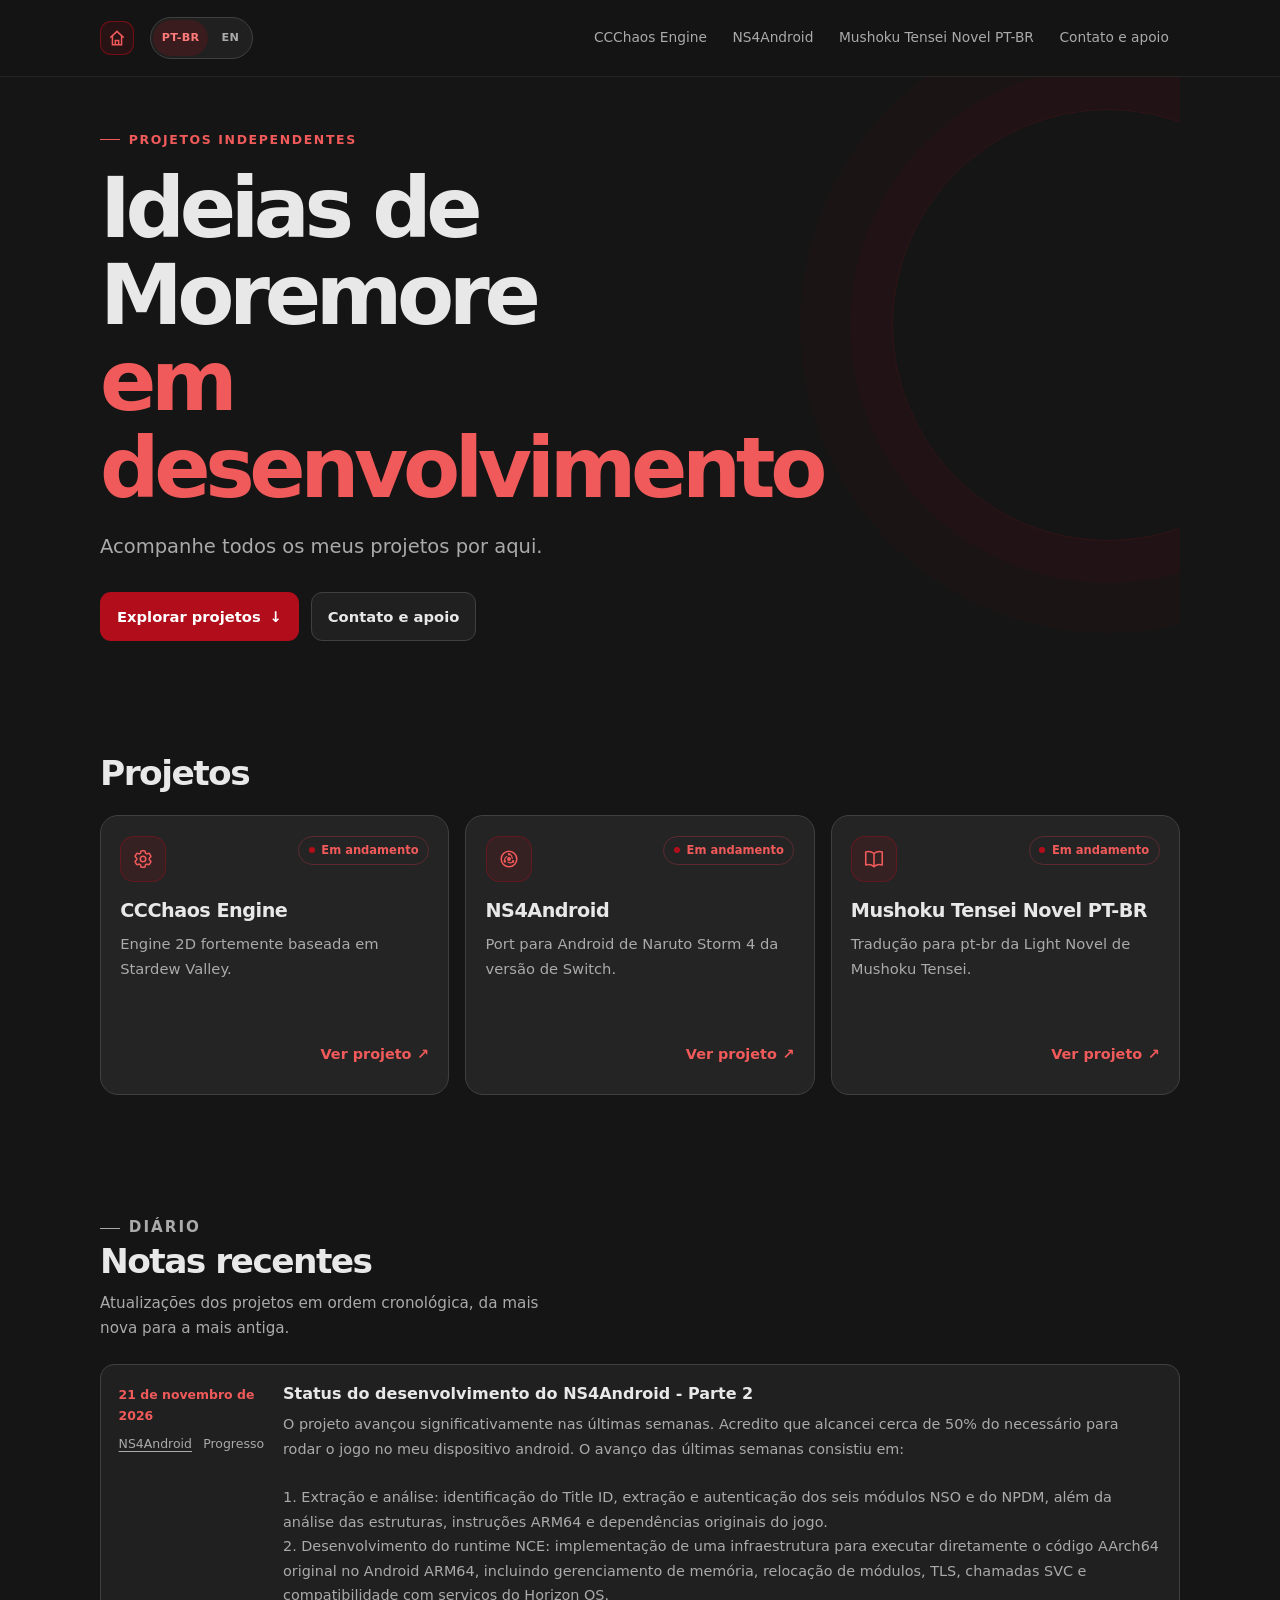
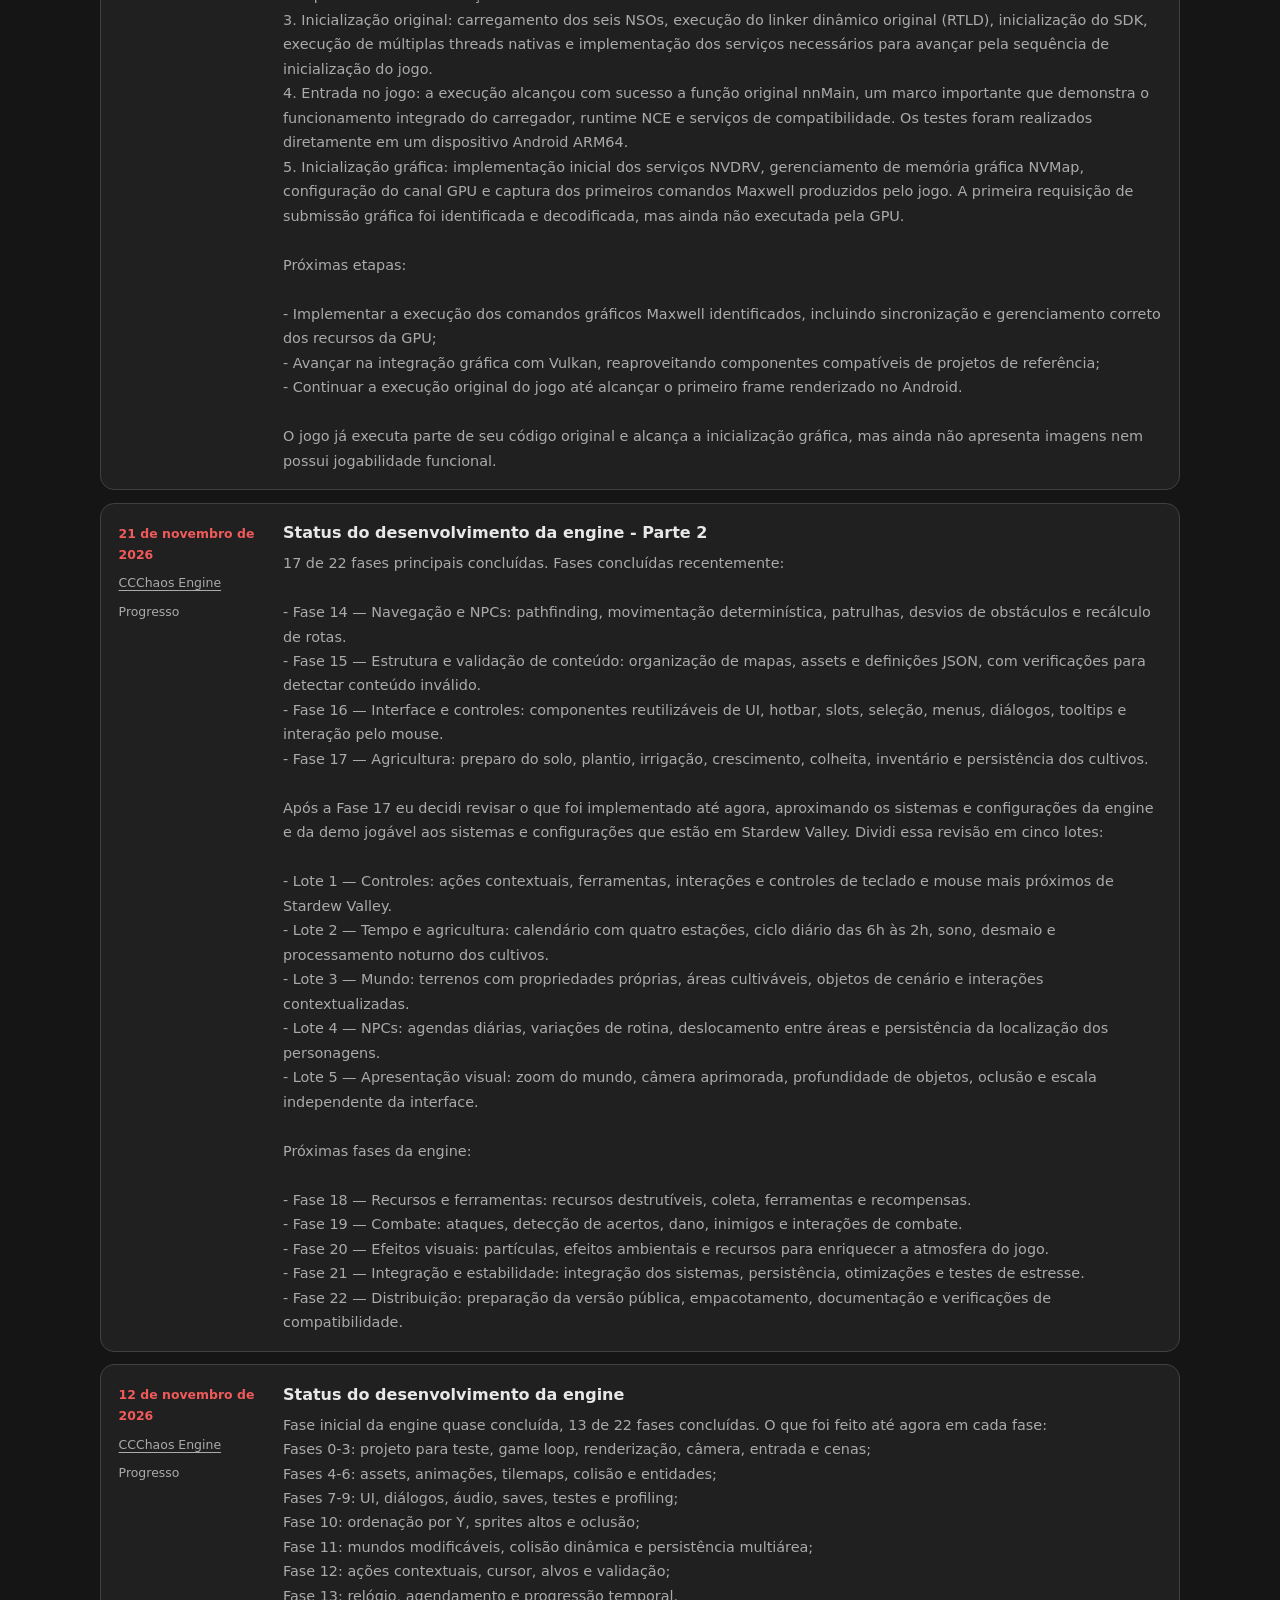
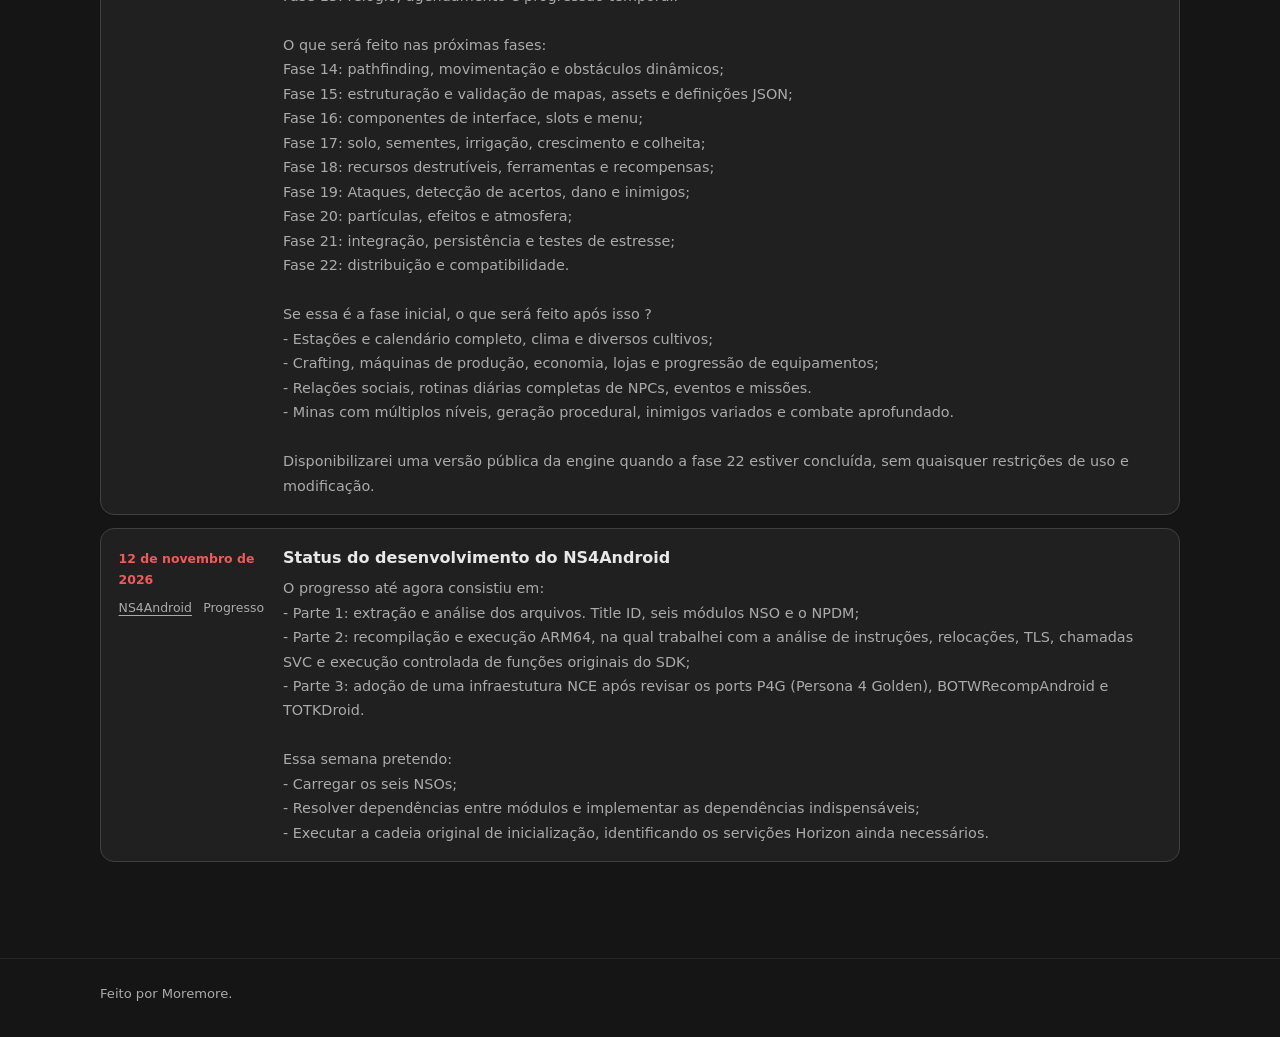
<file: index.html>
<!doctype html>
<html lang="pt-BR">
<head>
  <meta charset="utf-8">
  <meta name="viewport" content="width=device-width, initial-scale=1">
  <meta name="theme-color" content="#151515">
  <meta name="description" content="Um espaço para acompanhar projetos de software, jogos e notas de desenvolvimento." data-i18n-attr="content:meta.home.description">
  <meta property="og:type" content="website">
  <meta property="og:locale" content="pt_BR" data-i18n-attr="content:meta.locale">
  <meta property="og:title" content="Projetos — desenvolvimento em andamento" data-i18n-attr="content:meta.home.ogTitle">
  <meta property="og:description" content="Projetos pessoais, desenvolvimento de jogos e notas de progresso em um só lugar." data-i18n-attr="content:meta.home.ogDescription">
  <title data-i18n="meta.home.title">Projetos — início</title>
  <link rel="stylesheet" href="css/style.css">
  <script src="js/i18n.js" defer></script>
  <script src="js/main.js" defer></script>
</head>
<body>
  <a class="skip-link" href="#conteudo" data-i18n="global.skipToContent">Pular para o conteúdo</a>
  <header class="site-header">
    <div class="header-inner">
      <a class="brand" href="index.html" aria-label="Página inicial" data-i18n-attr="aria-label:global.homeLabel"><span class="brand-mark" aria-hidden="true"><svg viewBox="0 0 24 24" fill="none" stroke="currentColor" stroke-width="1.8"><path d="m4 11.5 8-7.5 8 7.5"/><path d="M6.5 9.5V20h11V9.5"/><path d="M10 20v-5h4v5"/></svg></span></a>
      <div class="language-switcher" role="group" aria-label="Idioma" data-i18n-attr="aria-label:global.languageLabel">
        <button class="language-option" type="button" data-language-option="pt-BR" aria-pressed="true" aria-label="Português (Brasil)" lang="pt-BR">PT-BR</button>
        <button class="language-option" type="button" data-language-option="en" aria-pressed="false" aria-label="English" lang="en">EN</button>
      </div>
      <button class="menu-toggle" type="button" aria-label="Abrir menu de navegação" aria-expanded="false" aria-controls="primary-nav" data-i18n-attr="aria-label:global.menuLabel">
        <svg viewBox="0 0 24 24" fill="none" stroke="currentColor" stroke-width="1.8" aria-hidden="true"><path d="M4 7h16M4 12h16M4 17h16"/></svg>
      </button>
      <nav class="primary-nav" id="primary-nav" aria-label="Navegação principal" data-i18n-attr="aria-label:global.navLabel">
        <ul class="nav-list">
          <li><a class="nav-link" href="projeto-1.html">CCChaos Engine</a></li>
          <li><a class="nav-link" href="projeto-2.html">NS4Android</a></li>
          <li><a class="nav-link" href="projeto-3.html">Mushoku Tensei Novel PT-BR</a></li>
          <li><a class="nav-link" href="contato.html" data-i18n="global.contactNav">Contato e apoio</a></li>
        </ul>
      </nav>
    </div>
  </header>

  <main id="conteudo">
    <section class="hero" aria-labelledby="hero-title">
      <p class="eyebrow" data-i18n="home.heroEyebrow">Projetos independentes</p>
      <h1 id="hero-title"><span data-i18n="home.heroTitleLead">Ideias de Moremore</span> <br><span class="accent" data-i18n="home.heroTitleAccent">em desenvolvimento</span></h1>
      <p class="hero-copy" data-i18n="home.heroCopy">Acompanhe todos os meus projetos por aqui.</p>
      <div class="hero-actions">
        <a class="button" href="#projetos"><span data-i18n="home.explore">Explorar projetos</span> <span aria-hidden="true">↓</span></a>
        <a class="button button-secondary" href="contato.html" data-i18n="global.contactNav">Contato e apoio</a>
      </div>
    </section>

    <section class="section" id="projetos" aria-labelledby="projects-title">
      <div class="section-heading">
        <h2 id="projects-title" data-i18n="home.projectsTitle">Projetos</h2>
      </div>
      <div class="card-grid">
        <article class="card project-card">
          <div class="project-card-top"><span class="project-icon" aria-hidden="true"><svg viewBox="0 0 24 24" fill="none" stroke="currentColor" stroke-width="1.7" stroke-linecap="round" stroke-linejoin="round"><path d="M9.594 3.94c.09-.542.56-.94 1.11-.94h2.593c.55 0 1.02.398 1.11.94l.213 1.281c.063.374.313.686.645.87.074.04.147.083.22.127.324.196.72.257 1.075.124l1.217-.456a1.125 1.125 0 0 1 1.37.49l1.296 2.247a1.125 1.125 0 0 1-.26 1.431l-1.003.827c-.293.24-.438.613-.431.992a6.759 6.759 0 0 1 0 .255c-.007.378.138.75.43.99l1.005.828c.424.35.534.954.26 1.43l-1.298 2.247a1.125 1.125 0 0 1-1.369.491l-1.217-.456c-.355-.133-.75-.072-1.076.124a6.57 6.57 0 0 1-.22.128c-.331.183-.581.495-.644.869l-.213 1.28c-.09.543-.56.941-1.11.941h-2.594c-.55 0-1.02-.398-1.11-.94l-.213-1.281c-.062-.374-.312-.686-.644-.87a6.52 6.52 0 0 1-.22-.127c-.325-.196-.72-.257-1.076-.124l-1.217.456a1.125 1.125 0 0 1-1.369-.49l-1.297-2.247a1.125 1.125 0 0 1 .26-1.431l1.004-.827c.292-.24.437-.613.43-.992a6.932 6.932 0 0 1 0-.255c.007-.378-.138-.75-.43-.99l-1.004-.828a1.125 1.125 0 0 1-.26-1.43l1.297-2.247a1.125 1.125 0 0 1 1.37-.491l1.216.456c.356.133.751.072 1.076-.124.072-.044.146-.087.22-.128.332-.183.582-.495.644-.869l.214-1.281Z"/><path d="M15 12a3 3 0 1 1-6 0 3 3 0 0 1 6 0Z"/></svg></span><span class="status" data-i18n="global.statusInProgress">Em andamento</span></div>
          <h3>CCChaos Engine</h3>
          <p data-i18n="home.ccchaosDescription">Engine 2D fortemente baseada em Stardew Valley.</p>
          <div class="card-footer"><a class="text-link" href="projeto-1.html"><span data-i18n="home.viewProject">Ver projeto</span> <span aria-hidden="true">↗</span></a></div>
        </article>
        <article class="card project-card">
          <div class="project-card-top"><span class="project-icon" aria-hidden="true"><svg viewBox="0 0 24 24" fill="none" stroke="currentColor" stroke-width="1.7" stroke-linecap="round" stroke-linejoin="round"><circle cx="12" cy="12" r="8.5"/><circle cx="12" cy="12" r="2.1" fill="currentColor" stroke="none"/><g fill="currentColor" stroke="none"><g transform="translate(12 12)"><circle cx="0" cy="-5.2" r="1.35"/></g><g transform="translate(12 12) rotate(120)"><circle cx="0" cy="-5.2" r="1.35"/></g><g transform="translate(12 12) rotate(240)"><circle cx="0" cy="-5.2" r="1.35"/></g></g><g fill="none" stroke="currentColor" stroke-width="1.35" stroke-linecap="round"><g transform="translate(12 12)"><path d="M1.2-5.1c1.5 1 2.4 2.6 2.3 4.4"/></g><g transform="translate(12 12) rotate(120)"><path d="M1.2-5.1c1.5 1 2.4 2.6 2.3 4.4"/></g><g transform="translate(12 12) rotate(240)"><path d="M1.2-5.1c1.5 1 2.4 2.6 2.3 4.4"/></g></g></svg></span><span class="status" data-i18n="global.statusInProgress">Em andamento</span></div>
          <h3>NS4Android</h3>
          <p data-i18n="home.ns4androidDescription">Port para Android de Naruto Storm 4 da versão de Switch.</p>
          <div class="card-footer"><a class="text-link" href="projeto-2.html"><span data-i18n="home.viewProject">Ver projeto</span> <span aria-hidden="true">↗</span></a></div>
        </article>
        <article class="card project-card">
          <div class="project-card-top"><span class="project-icon" aria-hidden="true"><svg viewBox="0 0 24 24" fill="none" stroke="currentColor" stroke-width="1.7" stroke-linecap="round" stroke-linejoin="round"><path d="M12 6.042A8.967 8.967 0 0 0 6 3.75c-1.052 0-2.062.18-3 .512v14.25A8.987 8.987 0 0 1 6 18c2.305 0 4.408.867 6 2.292m0-14.25a8.966 8.966 0 0 1 6-2.292c1.052 0 2.062.18 3 .512v14.25A8.987 8.987 0 0 0 18 18a8.967 8.967 0 0 0-6 2.292m0-14.25v14.25"/></svg></span><span class="status" data-i18n="global.statusInProgress">Em andamento</span></div>
          <h3>Mushoku Tensei Novel PT-BR</h3>
          <p data-i18n="home.mushokuDescription">Tradução para pt-br da Light Novel de Mushoku Tensei.</p>
          <div class="card-footer"><a class="text-link" href="projeto-3.html"><span data-i18n="home.viewProject">Ver projeto</span> <span aria-hidden="true">↗</span></a></div>
        </article>
      </div>
    </section>

    <section class="section" aria-labelledby="updates-title">
      <div class="section-heading">
        <div><p class="eyebrow" data-i18n="home.journalEyebrow">Diário</p><h2 id="updates-title" data-i18n="home.notesTitle">Notas recentes</h2><p data-i18n="home.notesDescription">Atualizações dos projetos em ordem cronológica, da mais nova para a mais antiga.</p></div>
      </div>
      <noscript><p class="no-script" data-i18n="home.notesNoscript">As notas são carregadas com JavaScript. Consulte as páginas de cada projeto para ver as informações de apresentação.</p></noscript>
      <div class="update-list" data-updates data-limit="4" aria-live="polite">
        <div class="empty-state"><p data-i18n="home.notesLoading">Carregando notas de desenvolvimento…</p></div>
      </div>
    </section>
  </main>

  <footer class="site-footer"><div class="footer-inner"><p data-i18n="global.footer">Feito por Moremore.</p></div></footer>
</body>
</html>
</file>
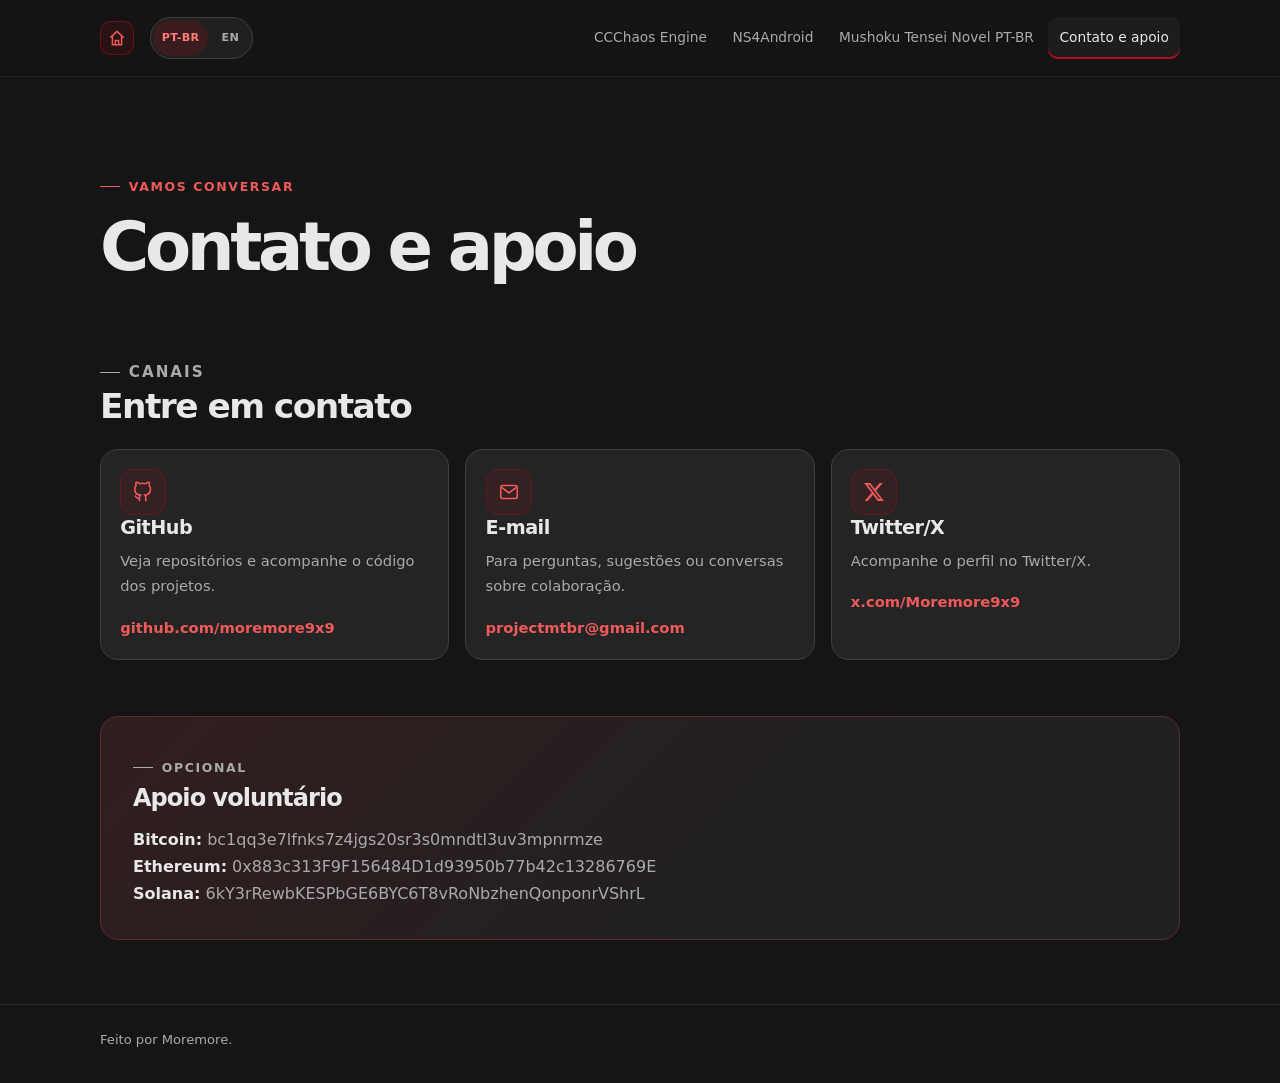
<file: contato.html>
<!doctype html>
<html lang="pt-BR">
<head>
  <meta charset="utf-8"><meta name="viewport" content="width=device-width, initial-scale=1"><meta name="theme-color" content="#151515">
  <meta name="description" content="Entre em contato sobre os projetos e saiba como adicionar formas opcionais de apoio." data-i18n-attr="content:contact.meta.description"><meta property="og:type" content="website"><meta property="og:locale" content="pt_BR" data-i18n-attr="content:meta.locale"><meta property="og:title" content="Contato e apoio — Projetos" data-i18n-attr="content:contact.meta.ogTitle"><meta property="og:description" content="Canais de contato e informações sobre apoio voluntário aos projetos." data-i18n-attr="content:contact.meta.ogDescription">
  <title data-i18n="contact.meta.title">Contato e apoio — Projetos</title><link rel="stylesheet" href="css/style.css"><script src="js/i18n.js" defer></script><script src="js/main.js" defer></script>
</head>
<body class="contact-page">
  <a class="skip-link" href="#conteudo" data-i18n="global.skipToContent">Pular para o conteúdo</a><header class="site-header"><div class="header-inner">
    <a class="brand" href="index.html" aria-label="Página inicial" data-i18n-attr="aria-label:global.homeLabel"><span class="brand-mark" aria-hidden="true"><svg viewBox="0 0 24 24" fill="none" stroke="currentColor" stroke-width="1.8"><path d="m4 11.5 8-7.5 8 7.5"/><path d="M6.5 9.5V20h11V9.5"/><path d="M10 20v-5h4v5"/></svg></span></a><div class="language-switcher" role="group" aria-label="Idioma" data-i18n-attr="aria-label:global.languageLabel"><button class="language-option" type="button" data-language-option="pt-BR" aria-pressed="true" aria-label="Português (Brasil)" lang="pt-BR">PT-BR</button><button class="language-option" type="button" data-language-option="en" aria-pressed="false" aria-label="English" lang="en">EN</button></div><button class="menu-toggle" type="button" aria-label="Abrir menu de navegação" aria-expanded="false" aria-controls="primary-nav" data-i18n-attr="aria-label:global.menuLabel"><svg viewBox="0 0 24 24" fill="none" stroke="currentColor" stroke-width="1.8" aria-hidden="true"><path d="M4 7h16M4 12h16M4 17h16"/></svg></button>
    <nav class="primary-nav" id="primary-nav" aria-label="Navegação principal" data-i18n-attr="aria-label:global.navLabel"><ul class="nav-list"><li><a class="nav-link" href="projeto-1.html">CCChaos Engine</a></li><li><a class="nav-link" href="projeto-2.html">NS4Android</a></li><li><a class="nav-link" href="projeto-3.html">Mushoku Tensei Novel PT-BR</a></li><li><a class="nav-link" href="contato.html" aria-current="page" data-i18n="global.contactNav">Contato e apoio</a></li></ul></nav>
  </div></header>
  <main id="conteudo">
    <section class="page-intro"><p class="eyebrow" data-i18n="contact.eyebrow">Vamos conversar</p><h1 data-i18n="contact.title">Contato e apoio</h1></section>
    <section class="section" aria-labelledby="contact-title"><div class="section-heading"><div><p class="eyebrow" data-i18n="contact.channelsEyebrow">Canais</p><h2 id="contact-title" data-i18n="contact.getInTouch">Entre em contato</h2></div></div>
      <div class="contact-grid">
        <article class="card contact-card"><span class="project-icon" aria-hidden="true"><svg viewBox="0 0 24 24" fill="none" stroke="currentColor" stroke-width="1.7"><path d="M9 19c-4.3 1.4-4.3-2.5-6-3m12 6v-3.9a3.4 3.4 0 0 0-.9-2.7c3-.3 6.1-1.5 6.1-6.7a5.2 5.2 0 0 0-1.4-3.6 4.8 4.8 0 0 0-.1-3.6s-1.2-.4-3.7 1.4a13 13 0 0 0-6.8 0C5.7 1.1 4.5 1.5 4.5 1.5a4.8 4.8 0 0 0-.1 3.6A5.2 5.2 0 0 0 3 8.7c0 5.2 3.1 6.4 6.1 6.7a3.4 3.4 0 0 0-.9 2.7V22"/></svg></span><h3>GitHub</h3><p data-i18n="contact.githubDescription">Veja repositórios e acompanhe o código dos projetos.</p><a class="contact-value" href="https://github.com/moremore9x9">github.com/moremore9x9</a></article>
        <article class="card contact-card"><span class="project-icon" aria-hidden="true"><svg viewBox="0 0 24 24" fill="none" stroke="currentColor" stroke-width="1.7"><rect x="3" y="5" width="18" height="14" rx="2"/><path d="m4 7 8 6 8-6"/></svg></span><h3 data-i18n="contact.emailLabel">E-mail</h3><p data-i18n="contact.emailDescription">Para perguntas, sugestões ou conversas sobre colaboração.</p><a class="contact-value" href="mailto:projectmtbr@gmail.com">projectmtbr@gmail.com</a></article>
        <article class="card contact-card"><span class="project-icon" aria-hidden="true"><svg viewBox="0 0 24 24" fill="currentColor"><path d="M18.244 2.25h3.308l-7.227 8.26 8.502 11.24H16.17l-5.214-6.817L4.99 21.75H1.68l7.73-8.835L1.254 2.25H8.08l4.713 6.231 5.45-6.231Zm-1.161 17.52h1.833L7.084 4.126H5.117L17.083 19.77Z"/></svg></span><h3>Twitter/X</h3><p data-i18n="contact.twitterDescription">Acompanhe o perfil no Twitter/X.</p><a class="contact-value" href="https://x.com/Moremore9x9">x.com/Moremore9x9</a></article>
      </div>
    </section>
    <section class="section" aria-labelledby="support-title"><div class="support-panel"><div><p class="eyebrow" data-i18n="contact.optional">Opcional</p><h2 id="support-title" data-i18n="contact.supportTitle">Apoio voluntário</h2><p class="support-addresses"><strong>Bitcoin:</strong> bc1qq3e7lfnks7z4jgs20sr3s0mndtl3uv3mpnrmze<br><strong>Ethereum:</strong> 0x883c313F9F156484D1d93950b77b42c13286769E<br><strong>Solana:</strong> 6kY3rRewbKESPbGE6BYC6T8vRoNbzhenQonponrVShrL</p></div></div></section>
  </main><footer class="site-footer"><div class="footer-inner"><p data-i18n="global.footer">Feito por Moremore.</p></div></footer>
</body></html>
</file>
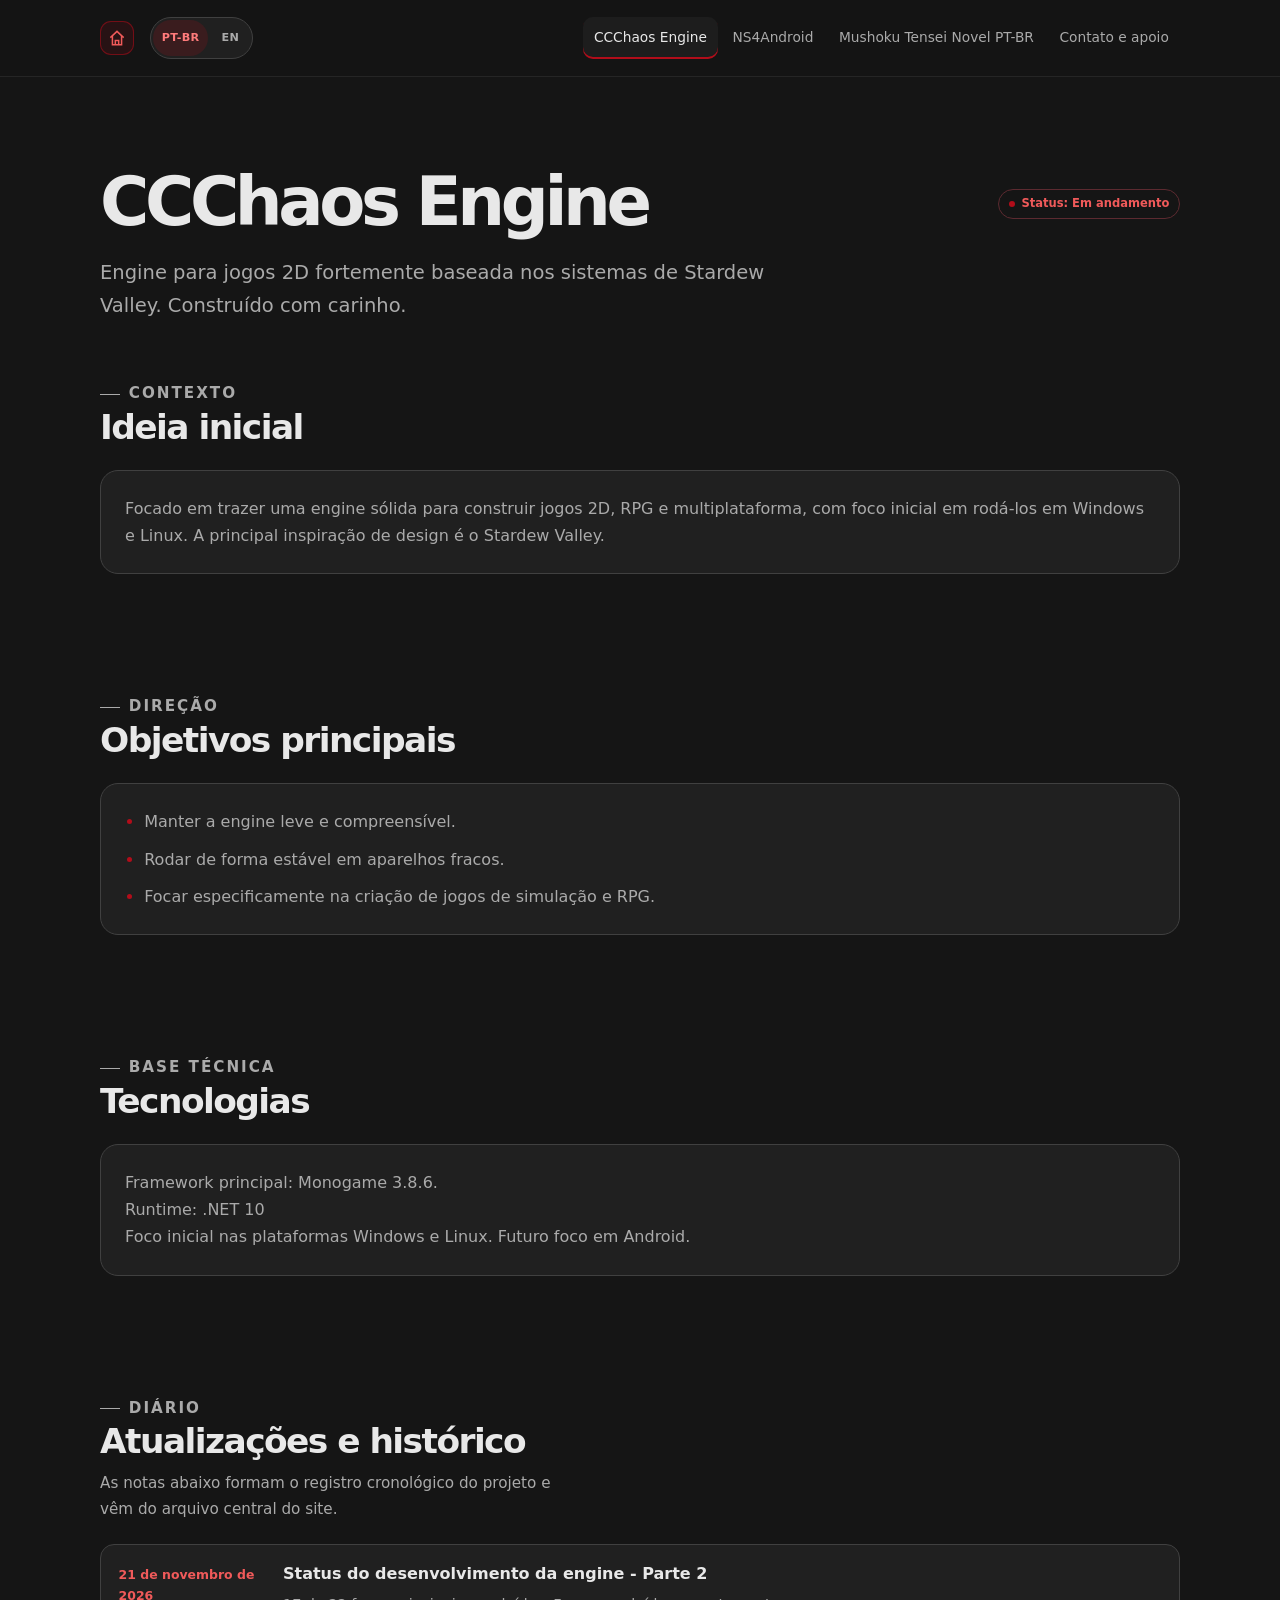
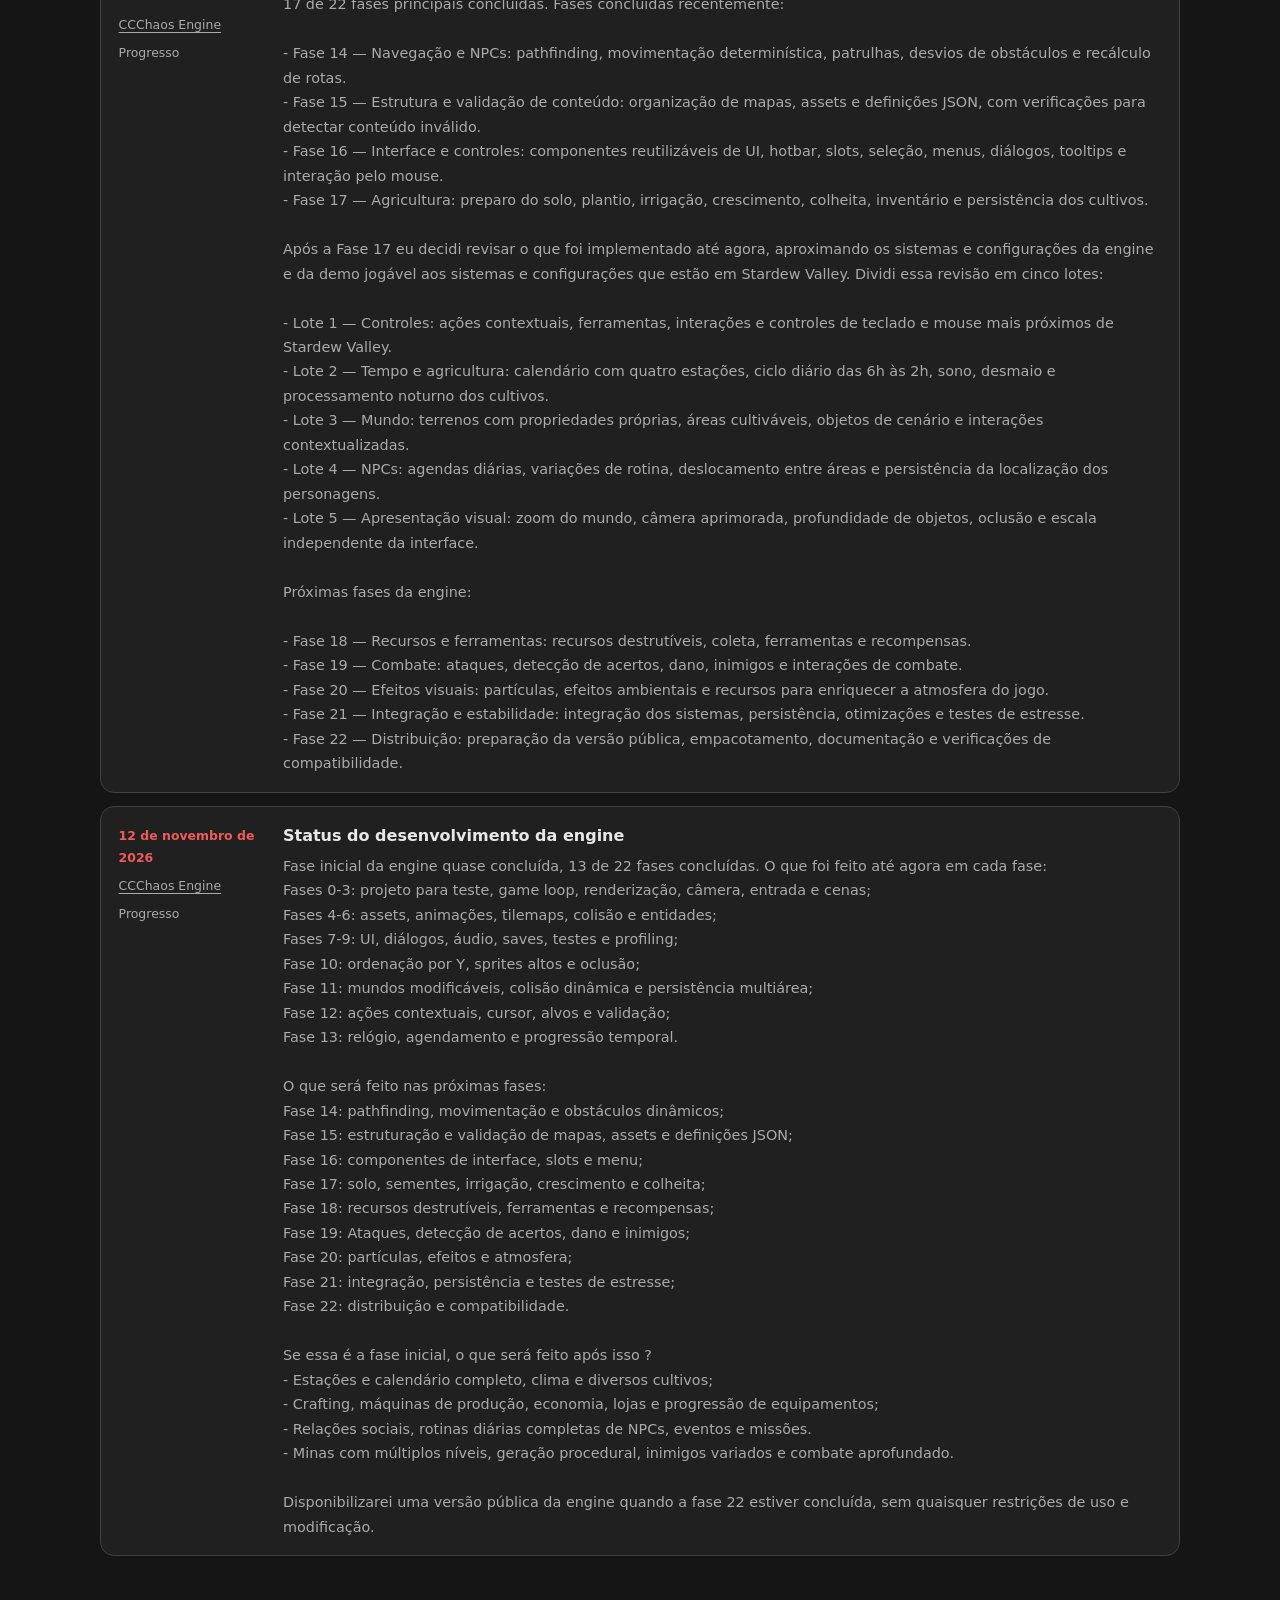
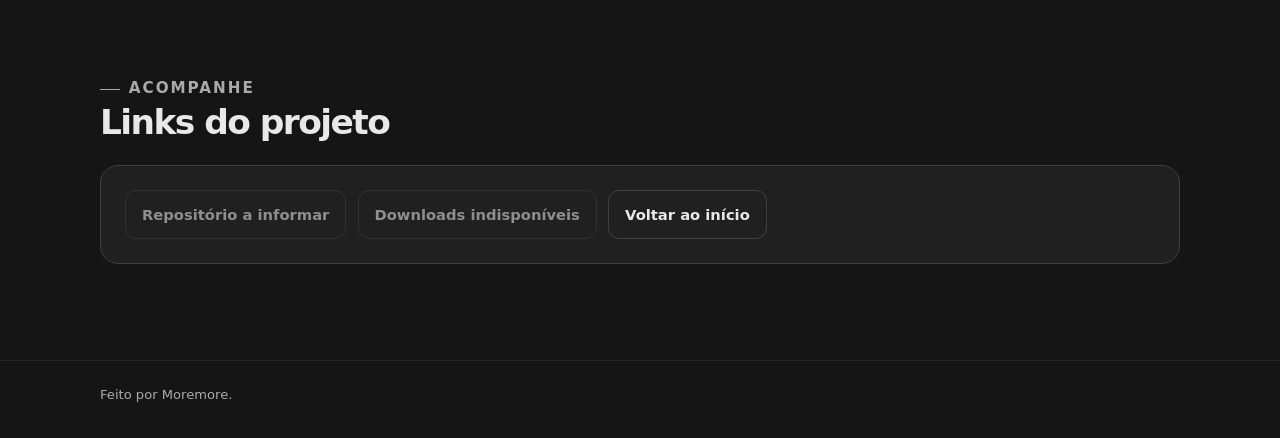
<file: projeto-1.html>
<!doctype html>
<html lang="pt-BR">
<head>
  <meta charset="utf-8">
  <meta name="viewport" content="width=device-width, initial-scale=1">
  <meta name="theme-color" content="#151515">
  <meta name="description" content="Página de acompanhamento do CCChaos Engine, uma iniciativa provisória de engine 2D." data-i18n-attr="content:project1.meta.description">
  <meta property="og:type" content="website"><meta property="og:locale" content="pt_BR" data-i18n-attr="content:meta.locale"><meta property="og:title" content="CCChaos Engine — Projetos" data-i18n-attr="content:project1.meta.ogTitle"><meta property="og:description" content="Resumo e notas de desenvolvimento do CCChaos Engine." data-i18n-attr="content:project1.meta.ogDescription">
  <title data-i18n="project1.meta.title">CCChaos Engine — Projetos</title>
  <link rel="stylesheet" href="css/style.css"><script src="js/i18n.js" defer></script><script src="js/main.js" defer></script>
</head>
<body>
  <a class="skip-link" href="#conteudo" data-i18n="global.skipToContent">Pular para o conteúdo</a>
  <header class="site-header"><div class="header-inner">
    <a class="brand" href="index.html" aria-label="Página inicial" data-i18n-attr="aria-label:global.homeLabel"><span class="brand-mark" aria-hidden="true"><svg viewBox="0 0 24 24" fill="none" stroke="currentColor" stroke-width="1.8"><path d="m4 11.5 8-7.5 8 7.5"/><path d="M6.5 9.5V20h11V9.5"/><path d="M10 20v-5h4v5"/></svg></span></a>
    <div class="language-switcher" role="group" aria-label="Idioma" data-i18n-attr="aria-label:global.languageLabel">
      <button class="language-option" type="button" data-language-option="pt-BR" aria-pressed="true" aria-label="Português (Brasil)" lang="pt-BR">PT-BR</button>
      <button class="language-option" type="button" data-language-option="en" aria-pressed="false" aria-label="English" lang="en">EN</button>
    </div>
    <button class="menu-toggle" type="button" aria-label="Abrir menu de navegação" aria-expanded="false" aria-controls="primary-nav" data-i18n-attr="aria-label:global.menuLabel"><svg viewBox="0 0 24 24" fill="none" stroke="currentColor" stroke-width="1.8" aria-hidden="true"><path d="M4 7h16M4 12h16M4 17h16"/></svg></button>
    <nav class="primary-nav" id="primary-nav" aria-label="Navegação principal" data-i18n-attr="aria-label:global.navLabel"><ul class="nav-list">
      <li><a class="nav-link" href="projeto-1.html" aria-current="page">CCChaos Engine</a></li><li><a class="nav-link" href="projeto-2.html">NS4Android</a></li><li><a class="nav-link" href="projeto-3.html">Mushoku Tensei Novel PT-BR</a></li><li><a class="nav-link" href="contato.html" data-i18n="global.contactNav">Contato e apoio</a></li>
    </ul></nav>
  </div></header>
  <main id="conteudo" data-project-page="project-tce">
    <section class="page-intro"><div class="page-title-row"><h1>CCChaos Engine</h1><p class="project-status"><span class="status" data-i18n="global.statusLine">Status: Em andamento</span></p></div><p class="hero-copy" data-i18n="project1.hero">Engine para jogos 2D fortemente baseada nos sistemas de Stardew Valley. Construído com carinho.</p></section>
    <section class="section"><div class="section-heading"><div><p class="eyebrow" data-i18n="common.context">Contexto</p><h2 data-i18n="common.initialIdea">Ideia inicial</h2></div></div><article class="content-panel"><p data-i18n="project1.description">Focado em trazer uma engine sólida para construir jogos 2D, RPG e multiplataforma, com foco inicial em rodá-los em Windows e Linux. A principal inspiração de design é o Stardew Valley.</p></article></section>
    <section class="section"><div class="section-heading"><div><p class="eyebrow" data-i18n="common.direction">Direção</p><h2 data-i18n="common.mainGoals">Objetivos principais</h2></div></div><article class="content-panel"><ul class="objective-list"><li data-i18n="project1.goal1">Manter a engine leve e compreensível.</li><li data-i18n="project1.goal2">Rodar de forma estável em aparelhos fracos.</li><li data-i18n="project1.goal3">Focar especificamente na criação de jogos de simulação e RPG.</li></ul></article></section>
    <section class="section"><div class="section-heading"><div><p class="eyebrow" data-i18n="common.techFoundation">Base técnica</p><h2 data-i18n="common.technologies">Tecnologias</h2></div></div><article class="content-panel"><p><span data-i18n="project1.techFramework">Framework principal: Monogame 3.8.6.</span><br><span data-i18n="project1.techRuntime">Runtime: .NET 10</span><br><span data-i18n="project1.techPlatforms">Foco inicial nas plataformas Windows e Linux. Futuro foco em Android.</span></p></article></section>
    <section class="section"><div class="section-heading"><div><p class="eyebrow" data-i18n="common.journal">Diário</p><h2 data-i18n="common.updatesTitle">Atualizações e histórico</h2><p data-i18n="common.updatesDescription">As notas abaixo formam o registro cronológico do projeto e vêm do arquivo central do site.</p></div></div><noscript><p class="no-script" data-i18n="common.updatesNoscript">Ative JavaScript para carregar as notas. A manutenção é feita em data/updates.json.</p></noscript><div class="update-list" data-updates data-project="project-tce" aria-live="polite"><div class="empty-state"><p data-i18n="common.notesLoading">Carregando notas…</p></div></div></section>
    <section class="section"><div class="section-heading"><div><p class="eyebrow" data-i18n="common.follow">Acompanhe</p><h2 data-i18n="common.projectLinks">Links do projeto</h2></div></div><article class="content-panel"><div class="project-links"><span class="button button-secondary" aria-disabled="true" data-i18n="common.repoTba">Repositório a informar</span><span class="button button-secondary" aria-disabled="true" data-i18n="common.downloadsUnavailable">Downloads indisponíveis</span><a class="button button-secondary" href="index.html" data-i18n="common.backHome">Voltar ao início</a></div></article></section>
  </main>
  <footer class="site-footer"><div class="footer-inner"><p data-i18n="global.footer">Feito por Moremore.</p></div></footer>
</body>
</html>
</file>
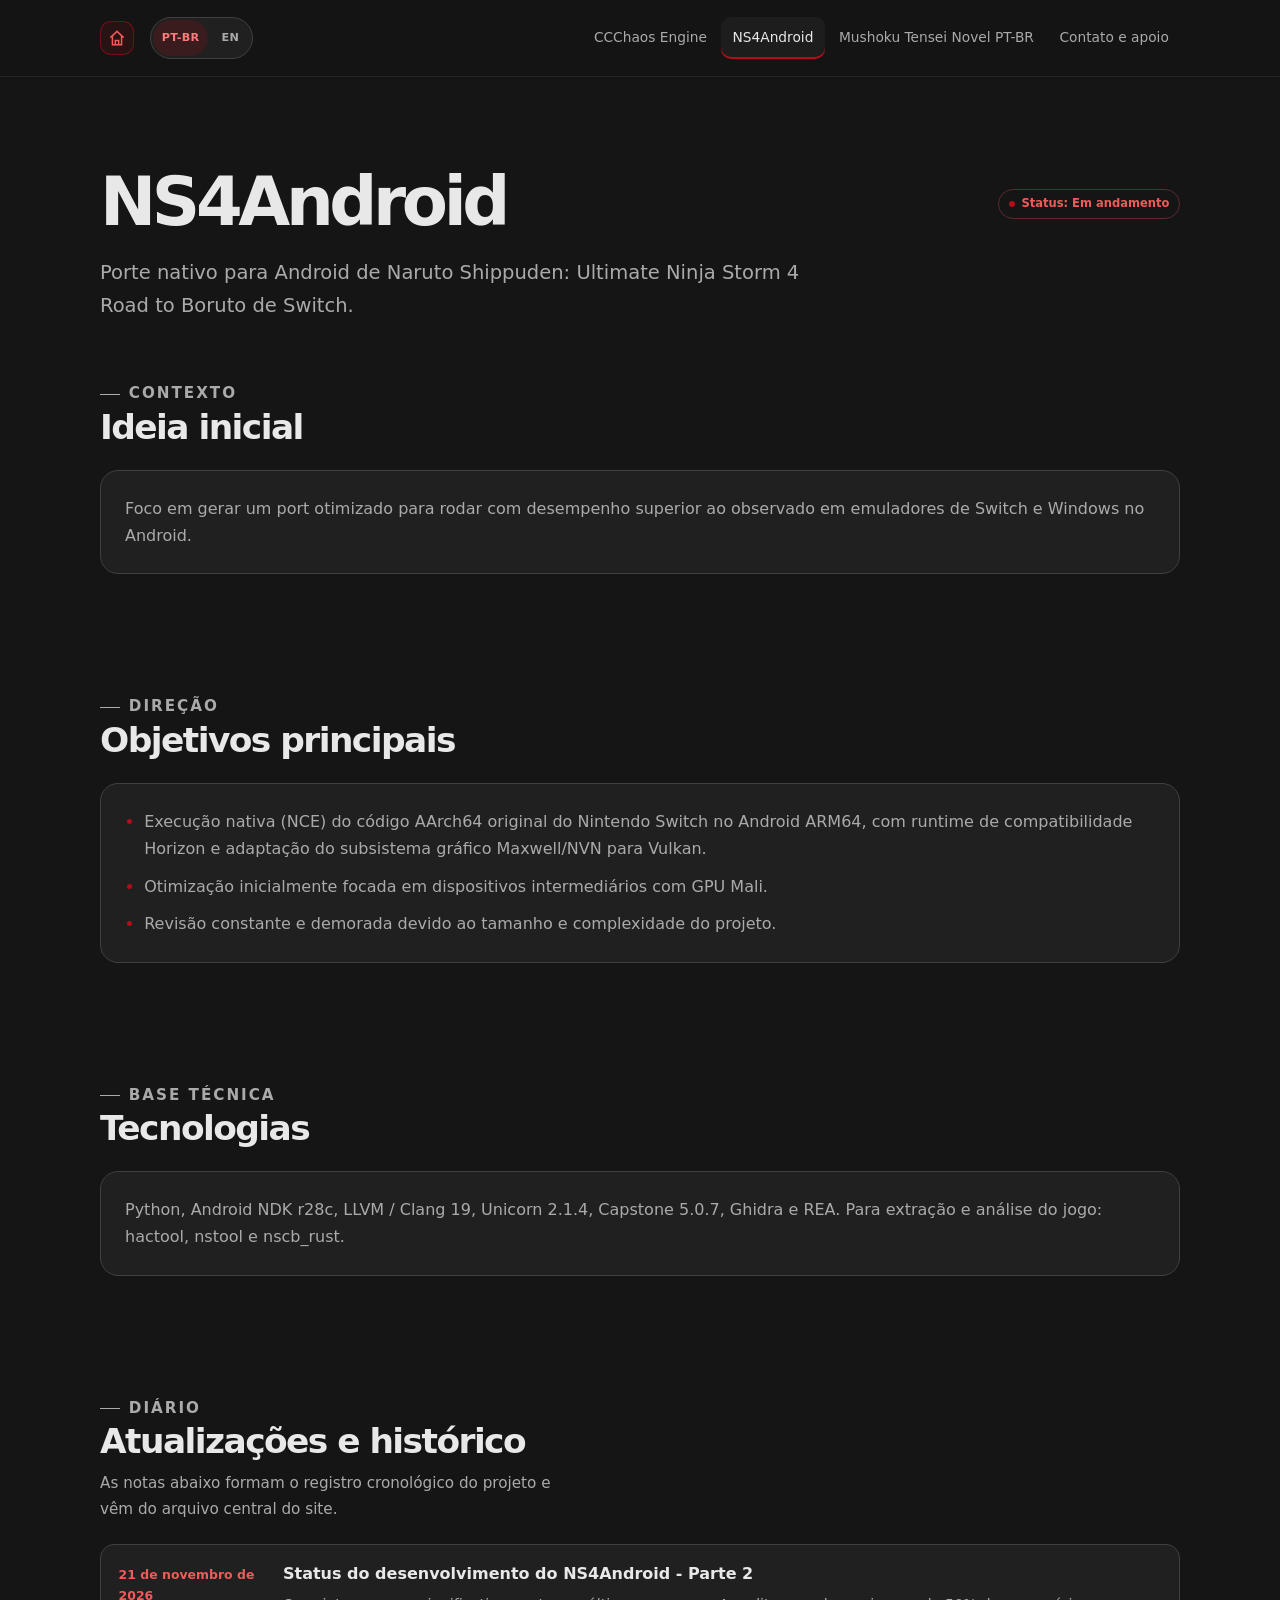
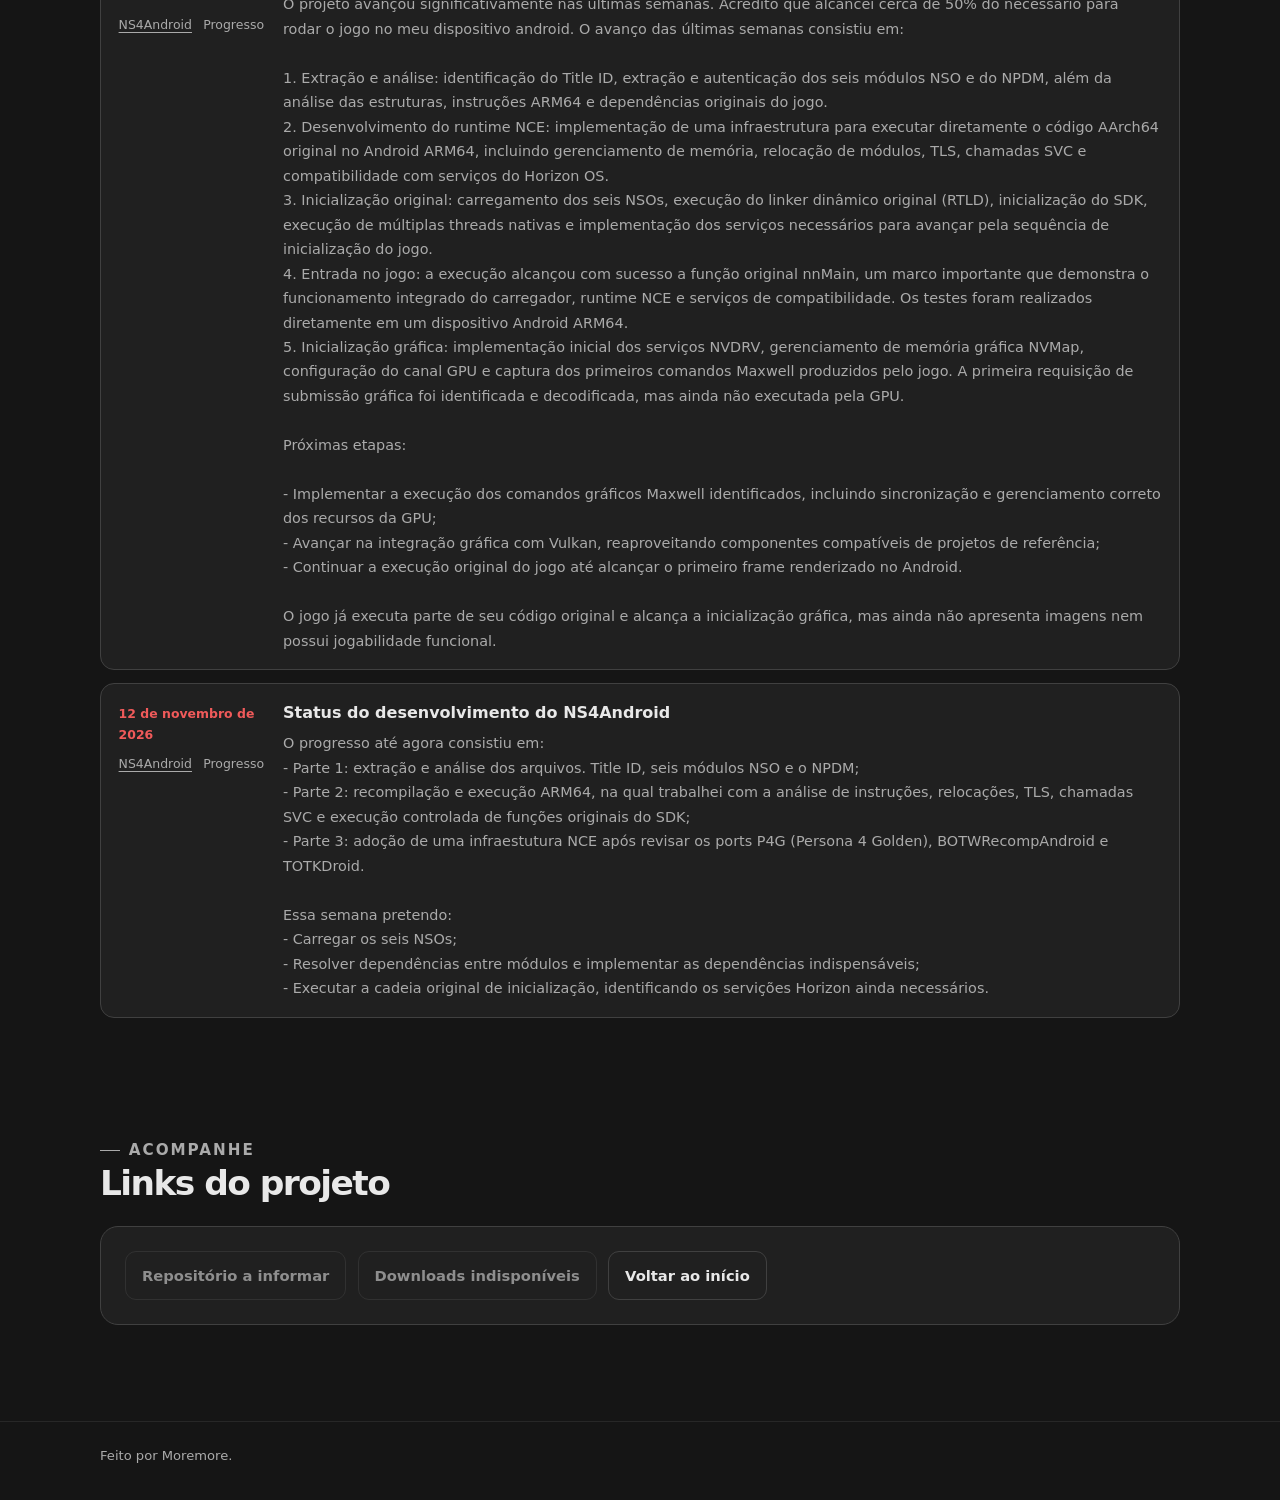
<file: projeto-2.html>
<!doctype html>
<html lang="pt-BR">
<head>
  <meta charset="utf-8"><meta name="viewport" content="width=device-width, initial-scale=1"><meta name="theme-color" content="#151515">
  <meta name="description" content="Página de acompanhamento provisória do NS4Android." data-i18n-attr="content:project2.meta.description"><meta property="og:type" content="website"><meta property="og:locale" content="pt_BR" data-i18n-attr="content:meta.locale"><meta property="og:title" content="NS4Android — Projetos" data-i18n-attr="content:project2.meta.ogTitle"><meta property="og:description" content="Resumo e notas de desenvolvimento do NS4Android." data-i18n-attr="content:project2.meta.ogDescription">
  <title data-i18n="project2.meta.title">NS4Android — Projetos</title><link rel="stylesheet" href="css/style.css"><script src="js/i18n.js" defer></script><script src="js/main.js" defer></script>
</head>
<body>
  <a class="skip-link" href="#conteudo" data-i18n="global.skipToContent">Pular para o conteúdo</a><header class="site-header"><div class="header-inner">
    <a class="brand" href="index.html" aria-label="Página inicial" data-i18n-attr="aria-label:global.homeLabel"><span class="brand-mark" aria-hidden="true"><svg viewBox="0 0 24 24" fill="none" stroke="currentColor" stroke-width="1.8"><path d="m4 11.5 8-7.5 8 7.5"/><path d="M6.5 9.5V20h11V9.5"/><path d="M10 20v-5h4v5"/></svg></span></a><div class="language-switcher" role="group" aria-label="Idioma" data-i18n-attr="aria-label:global.languageLabel"><button class="language-option" type="button" data-language-option="pt-BR" aria-pressed="true" aria-label="Português (Brasil)" lang="pt-BR">PT-BR</button><button class="language-option" type="button" data-language-option="en" aria-pressed="false" aria-label="English" lang="en">EN</button></div><button class="menu-toggle" type="button" aria-label="Abrir menu de navegação" aria-expanded="false" aria-controls="primary-nav" data-i18n-attr="aria-label:global.menuLabel"><svg viewBox="0 0 24 24" fill="none" stroke="currentColor" stroke-width="1.8" aria-hidden="true"><path d="M4 7h16M4 12h16M4 17h16"/></svg></button>
    <nav class="primary-nav" id="primary-nav" aria-label="Navegação principal" data-i18n-attr="aria-label:global.navLabel"><ul class="nav-list"><li><a class="nav-link" href="projeto-1.html">CCChaos Engine</a></li><li><a class="nav-link" href="projeto-2.html" aria-current="page">NS4Android</a></li><li><a class="nav-link" href="projeto-3.html">Mushoku Tensei Novel PT-BR</a></li><li><a class="nav-link" href="contato.html" data-i18n="global.contactNav">Contato e apoio</a></li></ul></nav>
  </div></header>
  <main id="conteudo" data-project-page="ns4android">
    <section class="page-intro"><div class="page-title-row"><h1>NS4Android</h1><p class="project-status"><span class="status" data-i18n="global.statusLine">Status: Em andamento</span></p></div><p class="hero-copy" data-i18n="project2.hero">Porte nativo para Android de Naruto Shippuden: Ultimate Ninja Storm 4 Road to Boruto de Switch.</p></section>
    <section class="section"><div class="section-heading"><div><p class="eyebrow" data-i18n="common.context">Contexto</p><h2 data-i18n="common.initialIdea">Ideia inicial</h2></div></div><article class="content-panel"><p data-i18n="project2.description">Foco em gerar um port otimizado para rodar com desempenho superior ao observado em emuladores de Switch e Windows no Android.</p></article></section>
    <section class="section"><div class="section-heading"><div><p class="eyebrow" data-i18n="common.direction">Direção</p><h2 data-i18n="common.mainGoals">Objetivos principais</h2></div></div><article class="content-panel"><ul class="objective-list"><li data-i18n="project2.goal1">Execução nativa (NCE) do código AArch64 original do Nintendo Switch no Android ARM64, com runtime de compatibilidade Horizon e adaptação do subsistema gráfico Maxwell/NVN para Vulkan.</li><li data-i18n="project2.goal2">Otimização inicialmente focada em dispositivos intermediários com GPU Mali.</li><li data-i18n="project2.goal3">Revisão constante e demorada devido ao tamanho e complexidade do projeto.</li></ul></article></section>
    <section class="section"><div class="section-heading"><div><p class="eyebrow" data-i18n="common.techFoundation">Base técnica</p><h2 data-i18n="common.technologies">Tecnologias</h2></div></div><article class="content-panel"><p data-i18n="project2.tech">Python, Android NDK r28c, LLVM / Clang 19, Unicorn 2.1.4, Capstone 5.0.7, Ghidra e REA. Para extração e análise do jogo: hactool, nstool e nscb_rust.</p></article></section>
    <section class="section"><div class="section-heading"><div><p class="eyebrow" data-i18n="common.journal">Diário</p><h2 data-i18n="common.updatesTitle">Atualizações e histórico</h2><p data-i18n="common.updatesDescription">As notas abaixo formam o registro cronológico do projeto e vêm do arquivo central do site.</p></div></div><noscript><p class="no-script" data-i18n="common.updatesNoscript">Ative JavaScript para carregar as notas. A manutenção é feita em data/updates.json.</p></noscript><div class="update-list" data-updates data-project="ns4android" aria-live="polite"><div class="empty-state"><p data-i18n="common.notesLoading">Carregando notas…</p></div></div></section>
    <section class="section"><div class="section-heading"><div><p class="eyebrow" data-i18n="common.follow">Acompanhe</p><h2 data-i18n="common.projectLinks">Links do projeto</h2></div></div><article class="content-panel"><div class="project-links"><span class="button button-secondary" aria-disabled="true" data-i18n="common.repoTba">Repositório a informar</span><span class="button button-secondary" aria-disabled="true" data-i18n="common.downloadsUnavailable">Downloads indisponíveis</span><a class="button button-secondary" href="index.html" data-i18n="common.backHome">Voltar ao início</a></div></article></section>
  </main><footer class="site-footer"><div class="footer-inner"><p data-i18n="global.footer">Feito por Moremore.</p></div></footer>
</body></html>
</file>
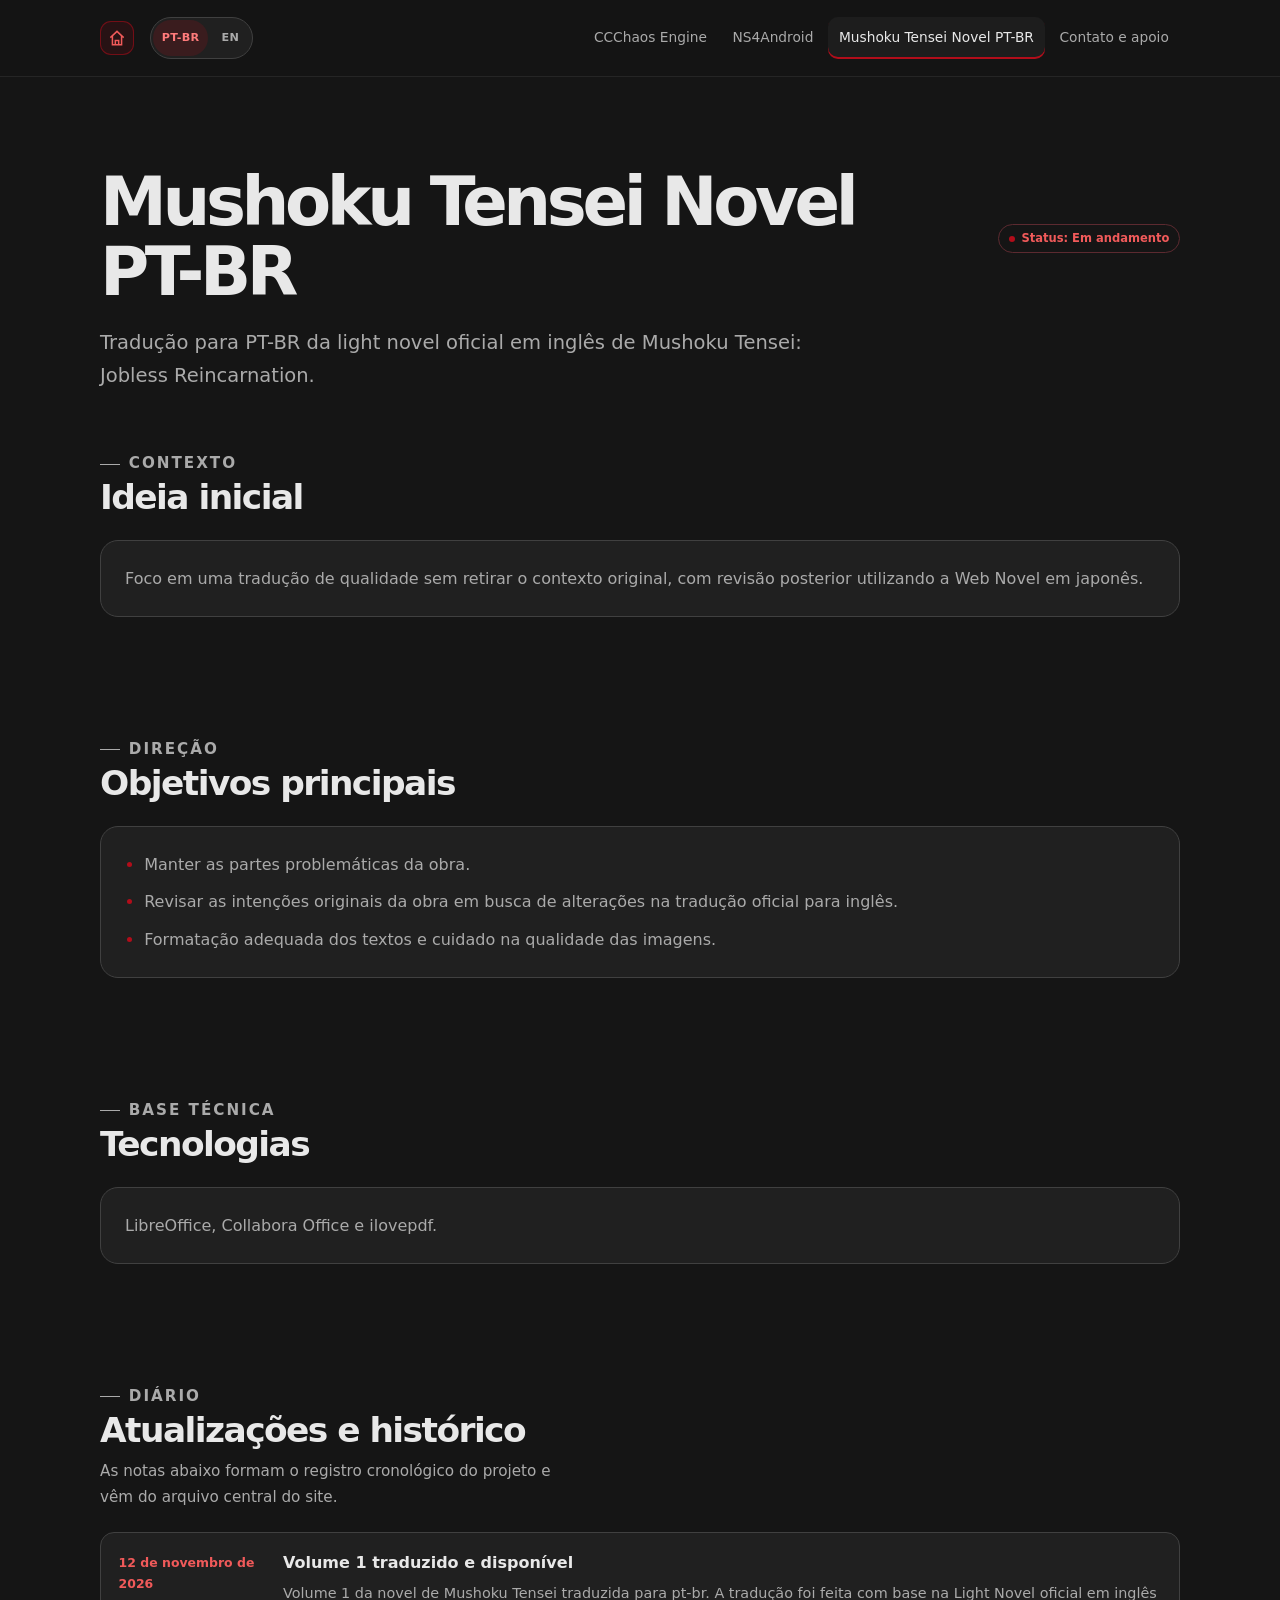
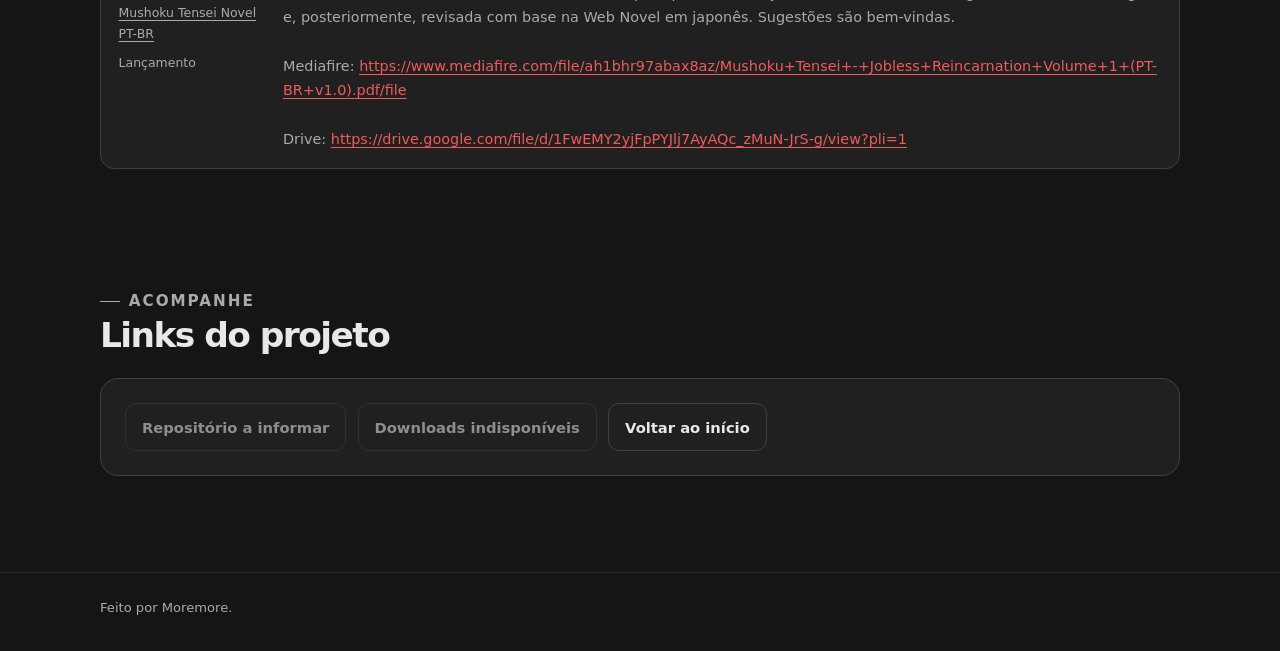
<file: projeto-3.html>
<!doctype html>
<html lang="pt-BR">
<head>
  <meta charset="utf-8"><meta name="viewport" content="width=device-width, initial-scale=1"><meta name="theme-color" content="#151515">
  <meta name="description" content="Página de acompanhamento provisória do projeto Mushoku Tensei Novel PT-BR." data-i18n-attr="content:project3.meta.description"><meta property="og:type" content="website"><meta property="og:locale" content="pt_BR" data-i18n-attr="content:meta.locale"><meta property="og:title" content="Mushoku Tensei Novel PT-BR — Projetos" data-i18n-attr="content:project3.meta.ogTitle"><meta property="og:description" content="Página provisória com informações e notas do projeto Mushoku Tensei Novel PT-BR." data-i18n-attr="content:project3.meta.ogDescription">
  <title data-i18n="project3.meta.title">Mushoku Tensei Novel PT-BR — Projetos</title><link rel="stylesheet" href="css/style.css"><script src="js/i18n.js" defer></script><script src="js/main.js" defer></script>
</head>
<body>
  <a class="skip-link" href="#conteudo" data-i18n="global.skipToContent">Pular para o conteúdo</a><header class="site-header"><div class="header-inner">
    <a class="brand" href="index.html" aria-label="Página inicial" data-i18n-attr="aria-label:global.homeLabel"><span class="brand-mark" aria-hidden="true"><svg viewBox="0 0 24 24" fill="none" stroke="currentColor" stroke-width="1.8"><path d="m4 11.5 8-7.5 8 7.5"/><path d="M6.5 9.5V20h11V9.5"/><path d="M10 20v-5h4v5"/></svg></span></a><div class="language-switcher" role="group" aria-label="Idioma" data-i18n-attr="aria-label:global.languageLabel"><button class="language-option" type="button" data-language-option="pt-BR" aria-pressed="true" aria-label="Português (Brasil)" lang="pt-BR">PT-BR</button><button class="language-option" type="button" data-language-option="en" aria-pressed="false" aria-label="English" lang="en">EN</button></div><button class="menu-toggle" type="button" aria-label="Abrir menu de navegação" aria-expanded="false" aria-controls="primary-nav" data-i18n-attr="aria-label:global.menuLabel"><svg viewBox="0 0 24 24" fill="none" stroke="currentColor" stroke-width="1.8" aria-hidden="true"><path d="M4 7h16M4 12h16M4 17h16"/></svg></button>
    <nav class="primary-nav" id="primary-nav" aria-label="Navegação principal" data-i18n-attr="aria-label:global.navLabel"><ul class="nav-list"><li><a class="nav-link" href="projeto-1.html">CCChaos Engine</a></li><li><a class="nav-link" href="projeto-2.html">NS4Android</a></li><li><a class="nav-link" href="projeto-3.html" aria-current="page">Mushoku Tensei Novel PT-BR</a></li><li><a class="nav-link" href="contato.html" data-i18n="global.contactNav">Contato e apoio</a></li></ul></nav>
  </div></header>
  <main id="conteudo" data-project-page="storm-3-android">
    <section class="page-intro"><div class="page-title-row"><h1>Mushoku Tensei Novel PT-BR</h1><p class="project-status"><span class="status" data-i18n="global.statusLine">Status: Em andamento</span></p></div><p class="hero-copy" data-i18n="project3.hero">Tradução para PT-BR da light novel oficial em inglês de Mushoku Tensei: Jobless Reincarnation.</p></section>
    <section class="section"><div class="section-heading"><div><p class="eyebrow" data-i18n="common.context">Contexto</p><h2 data-i18n="common.initialIdea">Ideia inicial</h2></div></div><article class="content-panel"><p data-i18n="project3.description">Foco em uma tradução de qualidade sem retirar o contexto original, com revisão posterior utilizando a Web Novel em japonês.</p></article></section>
    <section class="section"><div class="section-heading"><div><p class="eyebrow" data-i18n="common.direction">Direção</p><h2 data-i18n="common.mainGoals">Objetivos principais</h2></div></div><article class="content-panel"><ul class="objective-list"><li data-i18n="project3.goal1">Manter as partes problemáticas da obra.</li><li data-i18n="project3.goal2">Revisar as intenções originais da obra em busca de alterações na tradução oficial para inglês.</li><li data-i18n="project3.goal3">Formatação adequada dos textos e cuidado na qualidade das imagens.</li></ul></article></section>
    <section class="section"><div class="section-heading"><div><p class="eyebrow" data-i18n="common.techFoundation">Base técnica</p><h2 data-i18n="common.technologies">Tecnologias</h2></div></div><article class="content-panel"><p data-i18n="project3.tech">LibreOffice, Collabora Office e ilovepdf.</p></article></section>
    <section class="section"><div class="section-heading"><div><p class="eyebrow" data-i18n="common.journal">Diário</p><h2 data-i18n="common.updatesTitle">Atualizações e histórico</h2><p data-i18n="common.updatesDescription">As notas abaixo formam o registro cronológico do projeto e vêm do arquivo central do site.</p></div></div><noscript><p class="no-script" data-i18n="common.updatesNoscript">Ative JavaScript para carregar as notas. A manutenção é feita em data/updates.json.</p></noscript><div class="update-list" data-updates data-project="storm-3-android" aria-live="polite"><div class="empty-state"><p data-i18n="common.notesLoading">Carregando notas…</p></div></div></section>
    <section class="section"><div class="section-heading"><div><p class="eyebrow" data-i18n="common.follow">Acompanhe</p><h2 data-i18n="common.projectLinks">Links do projeto</h2></div></div><article class="content-panel"><div class="project-links"><span class="button button-secondary" aria-disabled="true" data-i18n="common.repoTba">Repositório a informar</span><span class="button button-secondary" aria-disabled="true" data-i18n="common.downloadsUnavailable">Downloads indisponíveis</span><a class="button button-secondary" href="index.html" data-i18n="common.backHome">Voltar ao início</a></div></article></section>
  </main><footer class="site-footer"><div class="footer-inner"><p data-i18n="global.footer">Feito por Moremore.</p></div></footer>
</body></html>
</file>
<file: css/style.css>
:root {
  color-scheme: dark;
  --bg: #151515;
  --surface: #202020;
  --surface-raised: #242424;
  --border: #404040;
  --accent: #b20d1a;
  --accent-soft: #f05a5a;
  --accent-hover: #d51f2b;
  --accent-bright: #ff7b7b;
  --accent-deep: #7d0811;
  --accent-rgb: 178 13 26;
  --text: #e8e8e8;
  --muted: #aaaaaa;
  --subtle: #777777;
  --content-width: 1080px;
  --radius: 18px;
  --focus: 0 0 0 3px rgb(var(--accent-rgb) / 42%);
  font-family: Inter, ui-sans-serif, system-ui, -apple-system, BlinkMacSystemFont, "Segoe UI", sans-serif;
}

* { box-sizing: border-box; }
html { scroll-behavior: smooth; scroll-padding-top: 6rem; }
body { margin: 0; min-width: 320px; background: var(--bg); color: var(--text); font-size: 1rem; line-height: 1.7; }
a { color: var(--accent-soft); text-underline-offset: .22em; }
a:hover { color: var(--accent-bright); }
button, a { -webkit-tap-highlight-color: transparent; }
button { font: inherit; }
:focus-visible { outline: none; box-shadow: var(--focus); }
::selection { color: #fff; background: var(--accent-deep); }

.skip-link { position: absolute; z-index: 20; top: .75rem; left: .75rem; transform: translateY(-180%); border-radius: .5rem; padding: .55rem .8rem; background: var(--accent); color: #fff; font-weight: 700; }
.skip-link:focus { transform: translateY(0); }
.site-header { position: sticky; z-index: 10; top: 0; border-bottom: 1px solid rgb(255 255 255 / 7%); background: rgb(21 21 21 / 94%); backdrop-filter: blur(14px); }
.header-inner { display: flex; width: min(100% - 2rem, var(--content-width)); min-height: 76px; align-items: center; justify-content: space-between; gap: 1rem; margin-inline: auto; }
.brand { display: inline-flex; align-items: center; gap: .7rem; color: var(--text); font-size: .98rem; font-weight: 750; letter-spacing: -.025em; text-decoration: none; white-space: nowrap; }
.brand-mark { display: grid; width: 34px; aspect-ratio: 1; place-items: center; border: 1px solid rgb(var(--accent-rgb) / 55%); border-radius: 11px; background: rgb(var(--accent-rgb) / 12%); color: var(--accent-soft); }
.brand:hover .brand-mark { border-color: rgb(var(--accent-rgb) / 80%); color: var(--accent-bright); }
.brand-mark svg { width: 20px; height: 20px; }
.language-switcher { display: inline-flex; align-items: center; gap: 2px; margin-right: auto; padding: 2px; border: 1px solid var(--border); border-radius: 999px; background: var(--surface); }
.language-option { min-width: 40px; min-height: 36px; border: 0; border-radius: 999px; padding: .2rem .55rem; background: transparent; color: var(--muted); font-size: .7rem; font-weight: 750; letter-spacing: .03em; white-space: nowrap; cursor: pointer; transition: color .18s ease, background-color .18s ease; }
.language-option:hover { color: var(--text); }
.language-option[aria-pressed="true"], .language-option.is-active { background: rgb(var(--accent-rgb) / 18%); color: var(--accent-bright); }
.language-option:focus-visible { outline: none; box-shadow: var(--focus); }
.menu-toggle { display: grid; width: 46px; min-height: 44px; place-items: center; border: 1px solid var(--border); border-radius: 12px; background: var(--surface); color: var(--text); cursor: pointer; }
.menu-toggle svg { width: 20px; height: 20px; }
.primary-nav { display: none; position: absolute; inset: calc(100% + 1px) 0 auto; padding: .6rem 1rem 1rem; border-bottom: 1px solid var(--border); background: var(--bg); }
.primary-nav.is-open { display: block; }
.nav-list { display: grid; width: min(100%, var(--content-width)); gap: .2rem; margin: 0 auto; padding: 0; list-style: none; }
.nav-link { display: block; min-height: 46px; padding: .7rem .8rem; border-radius: 10px; color: var(--muted); font-size: .94rem; text-decoration: none; }
.nav-link:hover, .nav-link[aria-current="page"] { background: rgb(255 255 255 / 4%); color: var(--text); }
.nav-link[aria-current="page"] { box-shadow: inset 2px 0 var(--accent); }

main { width: min(100% - 2rem, var(--content-width)); min-height: 68vh; margin-inline: auto; }
.hero { position: relative; overflow: hidden; padding: clamp(1.75rem, 4vw, 2.75rem) 0 clamp(3.5rem, 8vw, 6rem); }
.hero::after { position: absolute; z-index: -1; top: 2rem; right: -9rem; width: min(43vw, 430px); aspect-ratio: 1; border: 1px solid rgb(var(--accent-rgb) / 18%); border-radius: 50%; box-shadow: 0 0 0 42px rgb(var(--accent-rgb) / 4%), 0 0 0 92px rgb(var(--accent-rgb) / 4%); content: ""; }
.eyebrow { display: inline-flex; align-items: center; gap: .55rem; margin: 0 0 1rem; color: var(--accent-soft); font-size: .78rem; font-weight: 750; letter-spacing: .13em; text-transform: uppercase; }
.eyebrow::before { width: 20px; height: 1px; background: currentColor; content: ""; }
h1, h2, h3, p { margin-top: 0; }
h1 { max-width: 820px; margin-bottom: 1.1rem; font-size: clamp(2.5rem, 7.8vw, 5.2rem); font-weight: 740; letter-spacing: -.065em; line-height: 1.04; }
h1 .accent { color: var(--accent-soft); }
.hero-copy { max-width: 650px; margin-bottom: 1.8rem; color: var(--muted); font-size: clamp(1.04rem, 2.4vw, 1.22rem); }
.hero-actions { display: flex; flex-wrap: wrap; gap: .75rem; }
.button { display: inline-flex; min-height: 46px; align-items: center; justify-content: center; gap: .55rem; border: 1px solid transparent; border-radius: 11px; padding: .68rem 1rem; background: var(--accent); color: #fff; font-size: .92rem; font-weight: 750; text-decoration: none; transition: background-color .18s ease, border-color .18s ease, transform .18s ease; }
.button:hover { transform: translateY(-2px); background: var(--accent-hover); color: #fff; }
.button-secondary { border-color: var(--border); background: var(--surface); color: var(--text); }
.button-secondary:hover { border-color: #696060; background: var(--surface-raised); color: var(--text); }
.button svg { width: 16px; height: 16px; }

.section { padding: 1rem 0 clamp(3.6rem, 8vw, 6rem); }
.section-heading { display: flex; align-items: end; justify-content: space-between; gap: 1rem; margin-bottom: 1.35rem; }
.section-heading h2 { margin: 0; font-size: clamp(1.6rem, 4vw, 2.15rem); letter-spacing: -.045em; line-height: 1.2; }
.section-heading p { max-width: 460px; margin: .5rem 0 0; color: var(--muted); font-size: .95rem; }
.text-link { display: inline-flex; align-items: center; gap: .35rem; font-size: .9rem; font-weight: 700; text-decoration: none; white-space: nowrap; }
.card-grid { display: grid; gap: 1rem; }
.card { display: flex; min-width: 0; flex-direction: column; border: 1px solid var(--border); border-radius: var(--radius); padding: 1.2rem; background: var(--surface-raised); transition: border-color .2s ease, transform .2s ease; }
.card:hover { transform: translateY(-3px); border-color: #6a2a30; }
.project-card { min-height: 280px; }
.project-card-top { display: flex; align-items: flex-start; justify-content: space-between; gap: .8rem; margin-bottom: 1rem; }
.project-icon { display: grid; width: 46px; aspect-ratio: 1; place-items: center; border: 1px solid rgb(var(--accent-rgb) / 35%); border-radius: 14px; background: rgb(var(--accent-rgb) / 12%); color: var(--accent-soft); }
.project-icon svg { width: 22px; height: 22px; }
.status { display: inline-flex; align-items: center; gap: .42rem; border: 1px solid #5c2a30; border-radius: 999px; padding: .25rem .6rem; color: var(--accent-soft); font-size: .72rem; font-weight: 700; white-space: nowrap; }
.status::before { width: 6px; height: 6px; border-radius: 50%; background: var(--accent); content: ""; }
.card h3 { margin-bottom: .48rem; font-size: 1.2rem; letter-spacing: -.025em; line-height: 1.35; }
.card p { margin-bottom: 1rem; color: var(--muted); font-size: .92rem; }
.card-footer { display: flex; align-items: center; justify-content: space-between; gap: .5rem; margin-top: auto; padding-top: .4rem; }
.project-card .card-footer { justify-content: flex-end; }
.card-footer .text-link { min-height: 42px; }
.muted-note { color: var(--subtle); font-size: .82rem; }
.update-list { display: grid; gap: .8rem; }
.update-card { display: grid; gap: .3rem .9rem; border: 1px solid var(--border); border-radius: 14px; padding: 1rem 1.1rem; background: var(--surface); }
.update-meta { display: flex; flex-wrap: wrap; align-items: center; gap: .45rem .7rem; color: var(--muted); font-size: .78rem; }
.update-meta time { color: var(--accent-soft); font-weight: 700; }
.update-project { color: var(--muted); }
.update-card h3 { margin: .15rem 0 0; font-size: 1rem; line-height: 1.4; }
.update-card p { margin: .1rem 0 0; color: var(--muted); font-size: .9rem; white-space: pre-line; overflow-wrap: anywhere; }
.update-card p a { color: var(--accent-soft); overflow-wrap: anywhere; }
.empty-state { border: 1px dashed #4d2b2f; border-radius: 14px; padding: 1.2rem; color: var(--muted); }
.empty-state p { margin: 0; }

.page-intro { padding: clamp(3.1rem, 8vw, 5.7rem) 0 2.2rem; }
.page-intro h1 { font-size: clamp(2.4rem, 6vw, 4.2rem); }
.page-intro .hero-copy { max-width: 720px; margin-bottom: 0; }
.project-status { margin: 0 0 0 auto; }
.page-title-row { display: flex; flex-wrap: wrap; align-items: center; gap: .75rem 1.25rem; margin-bottom: 1.1rem; }
.page-title-row h1 { margin-bottom: 0; }
.project-overview { display: grid; gap: 1rem; margin-bottom: 2.5rem; }
.overview-panel, .content-panel { border: 1px solid var(--border); border-radius: var(--radius); padding: 1.25rem; background: var(--surface); }
.overview-panel h2, .content-panel h2 { margin-bottom: .7rem; font-size: 1.1rem; letter-spacing: -.02em; }
.overview-panel p, .content-panel p { margin-bottom: .65rem; color: var(--muted); }
.overview-panel p:last-child, .content-panel p:last-child { margin-bottom: 0; }
.detail-list { display: grid; grid-template-columns: 1fr; gap: .8rem; margin: 0; }
.detail-list div { min-width: 0; }
.detail-list dt { margin-bottom: .2rem; color: var(--subtle); font-size: .76rem; font-weight: 700; letter-spacing: .08em; text-transform: uppercase; }
.detail-list dd { margin: 0; color: var(--text); font-size: .92rem; }
.tag-list { display: flex; flex-wrap: wrap; gap: .5rem; margin: 0; padding: 0; list-style: none; }
.tag-list li { border: 1px solid #4d3033; border-radius: 999px; padding: .24rem .65rem; color: var(--muted); font-size: .82rem; }
.placeholder-box { border-left: 2px solid var(--accent); padding: .7rem .9rem; background: rgb(var(--accent-rgb) / 7%); color: var(--muted); font-size: .88rem; }
.objective-list { display: grid; gap: .65rem; margin: 0; padding-left: 1.2rem; color: var(--muted); }
.objective-list li::marker { color: var(--accent); }
.changelog-list { display: grid; gap: .8rem; margin: 0; padding: 0; list-style: none; }
.changelog-item { display: grid; gap: .25rem; border-left: 1px solid #6a2a30; padding: .15rem 0 .2rem 1rem; }
.changelog-item time { color: var(--accent-soft); font-size: .78rem; font-weight: 700; }
.changelog-item p { margin: 0; color: var(--muted); font-size: .9rem; }
.project-links { display: flex; flex-wrap: wrap; gap: .7rem; }
.project-links .button[aria-disabled="true"] { cursor: not-allowed; opacity: .55; }
.contact-grid { display: grid; gap: 1rem; }
.contact-card { min-height: 210px; }
.contact-value { display: inline-block; overflow-wrap: anywhere; color: var(--muted); font-size: .92rem; }
.contact-card a.contact-value { color: var(--accent-soft); font-weight: 650; text-decoration: none; }
.contact-card a.contact-value:hover { color: var(--accent-bright); text-decoration: underline; }
.support-panel { display: grid; gap: 1rem; align-items: center; border: 1px solid #5f2a30; border-radius: var(--radius); padding: clamp(1.2rem, 4vw, 2rem); background: linear-gradient(135deg, rgb(var(--accent-rgb) / 12%), transparent 65%), var(--surface); }
.support-panel h2 { margin-bottom: .45rem; font-size: 1.5rem; letter-spacing: -.04em; }
.support-panel p { max-width: 620px; margin: 0; color: var(--muted); }
.support-addresses { overflow-wrap: anywhere; }
.support-addresses strong { color: var(--text); }
.contact-page .section { padding-bottom: 2.5rem; }
.contact-page .section:last-of-type { padding-bottom: 4rem; }

.site-footer { border-top: 1px solid rgb(255 255 255 / 8%); }
.footer-inner { display: flex; width: min(100% - 2rem, var(--content-width)); flex-direction: column; gap: .45rem; margin-inline: auto; padding: 1.45rem 0 2rem; color: var(--muted); font-size: .82rem; }
.footer-inner p { margin: 0; }
.footer-brand { color: var(--text); font-weight: 700; }
.no-script { margin: 0 0 1rem; border-radius: 10px; padding: .75rem 1rem; background: #2a1e20; color: var(--muted); font-size: .88rem; }

@media (min-width: 620px) {
  .header-inner, main, .footer-inner { width: min(100% - 3rem, var(--content-width)); }
  .card-grid, .contact-grid { grid-template-columns: repeat(2, minmax(0, 1fr)); }
  .detail-list { grid-template-columns: repeat(2, minmax(0, 1fr)); }
  .update-card { grid-template-columns: 150px minmax(0, 1fr); }
  .update-meta { grid-row: span 2; align-content: start; padding-top: .18rem; }
  .support-panel { grid-template-columns: 1fr auto; }
}
@media (min-width: 860px) {
  .menu-toggle { display: none; }
  .primary-nav { position: static; display: block; padding: 0; border: 0; background: transparent; }
  .nav-list { display: flex; width: auto; align-items: center; gap: .2rem; }
  .nav-link { min-height: 42px; padding: .55rem .7rem; font-size: .86rem; }
  .nav-link[aria-current="page"] { box-shadow: inset 0 -2px var(--accent); }
  .card-grid { grid-template-columns: repeat(3, minmax(0, 1fr)); }
  .contact-grid { grid-template-columns: repeat(3, minmax(0, 1fr)); }
  .overview-panel, .content-panel { padding: 1.5rem; }
  .footer-inner { flex-direction: row; justify-content: space-between; }
}
@media (max-width: 340px) {
  .hero h1 { font-size: 2.3rem; }
}
@media (prefers-reduced-motion: reduce) {
  *, *::before, *::after { scroll-behavior: auto !important; animation-duration: .01ms !important; animation-iteration-count: 1 !important; transition-duration: .01ms !important; }
}
</file>
